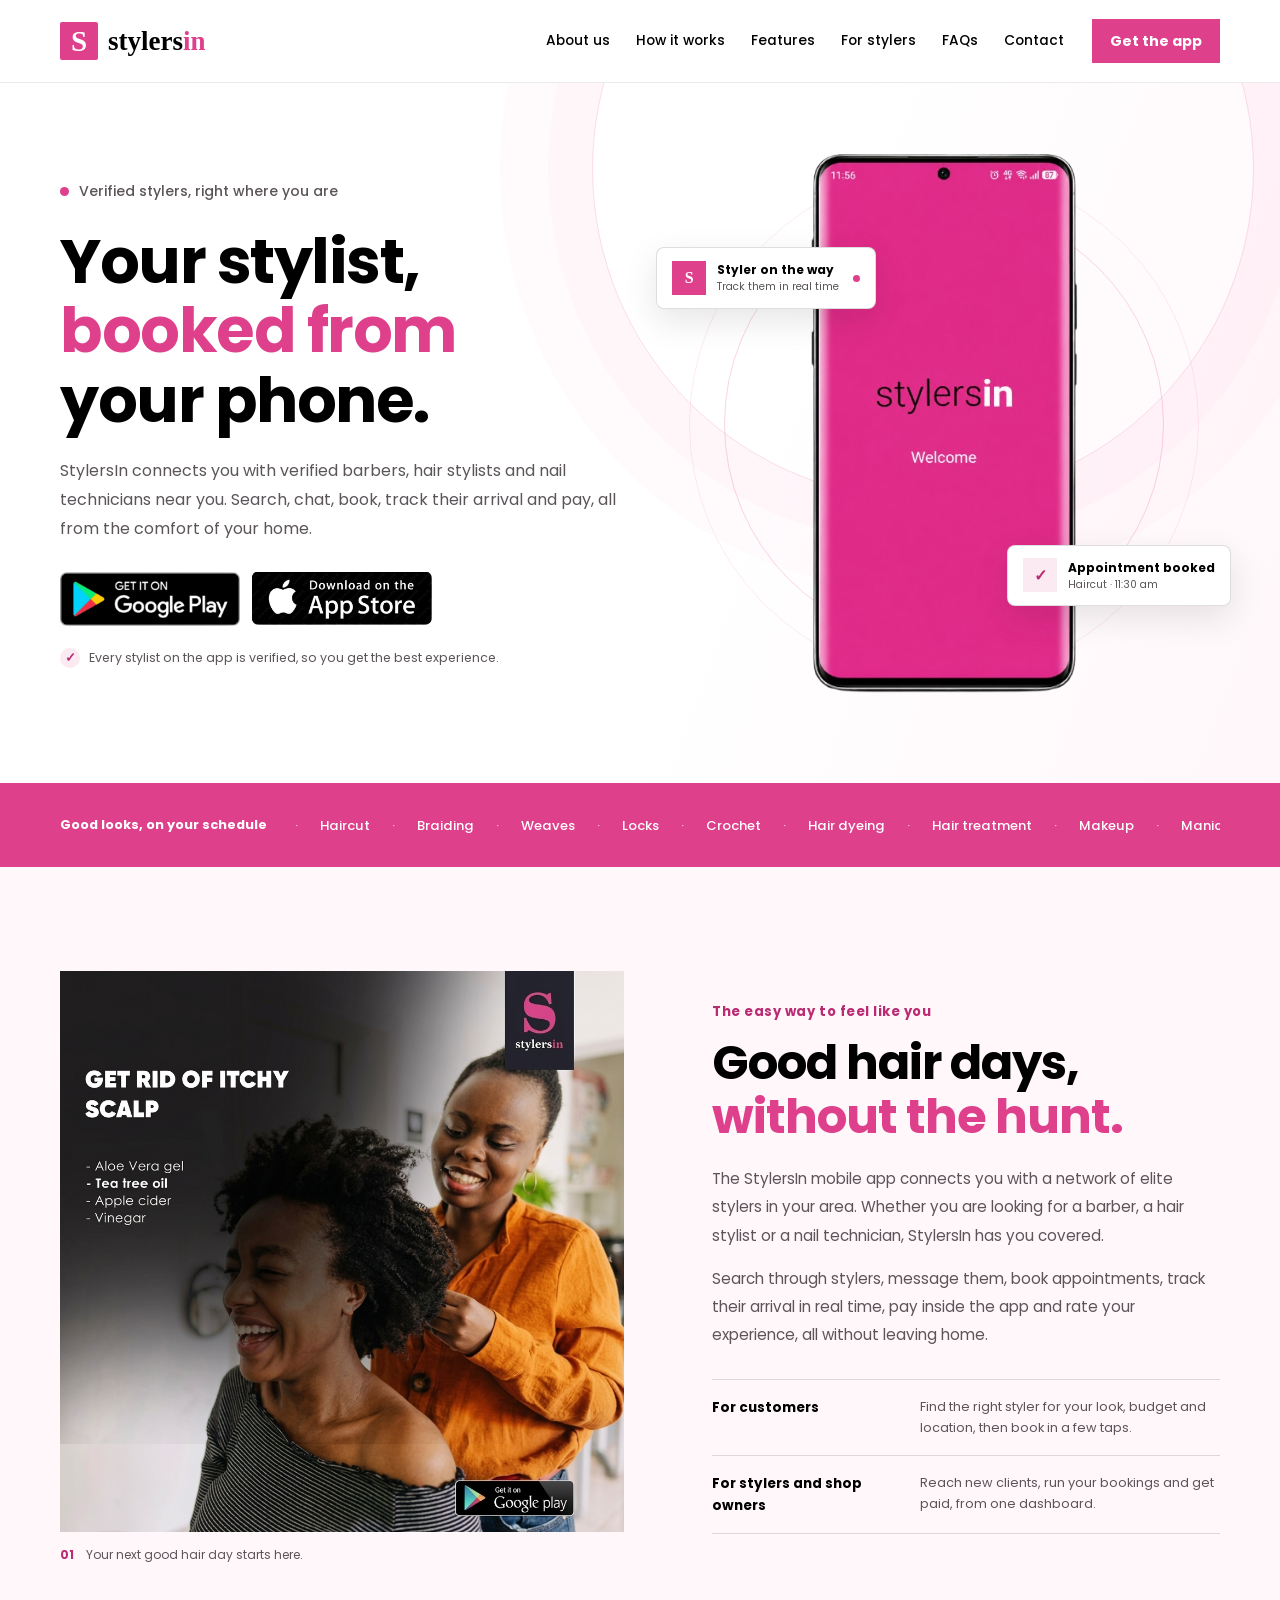
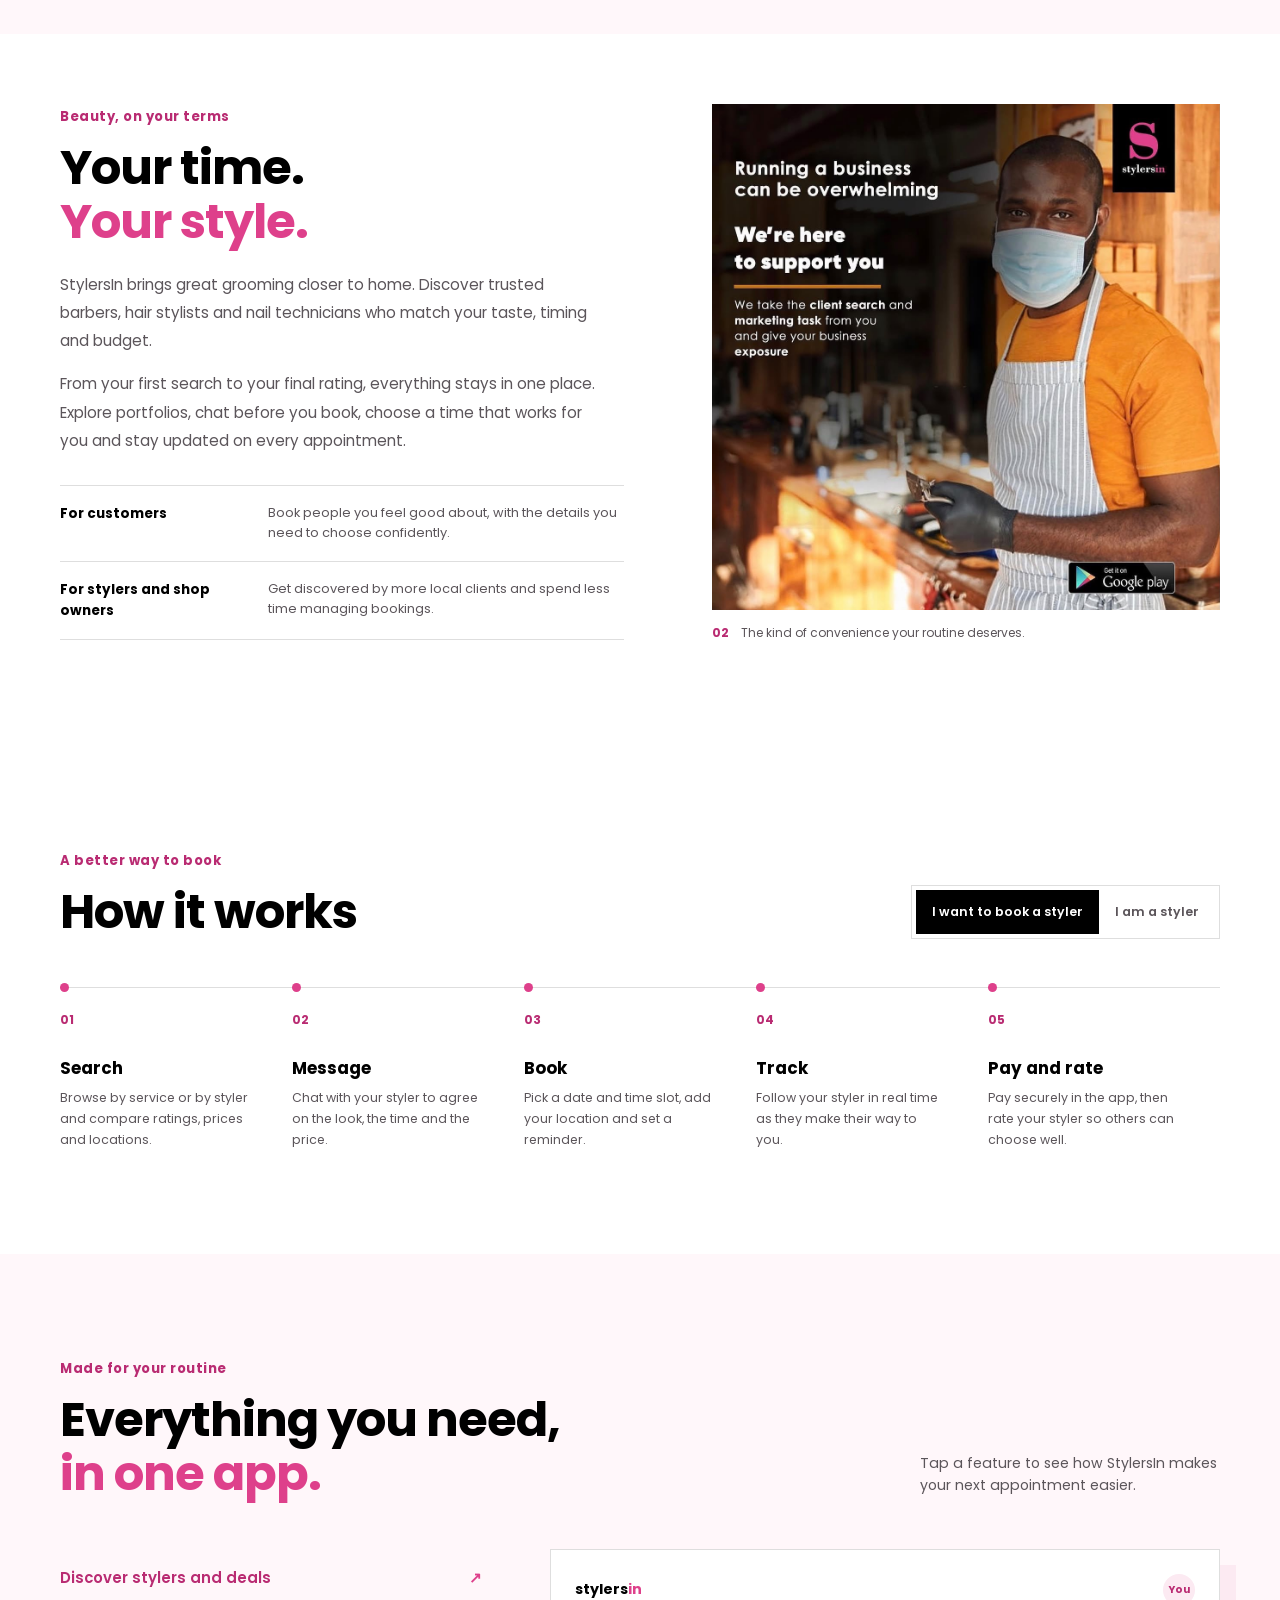
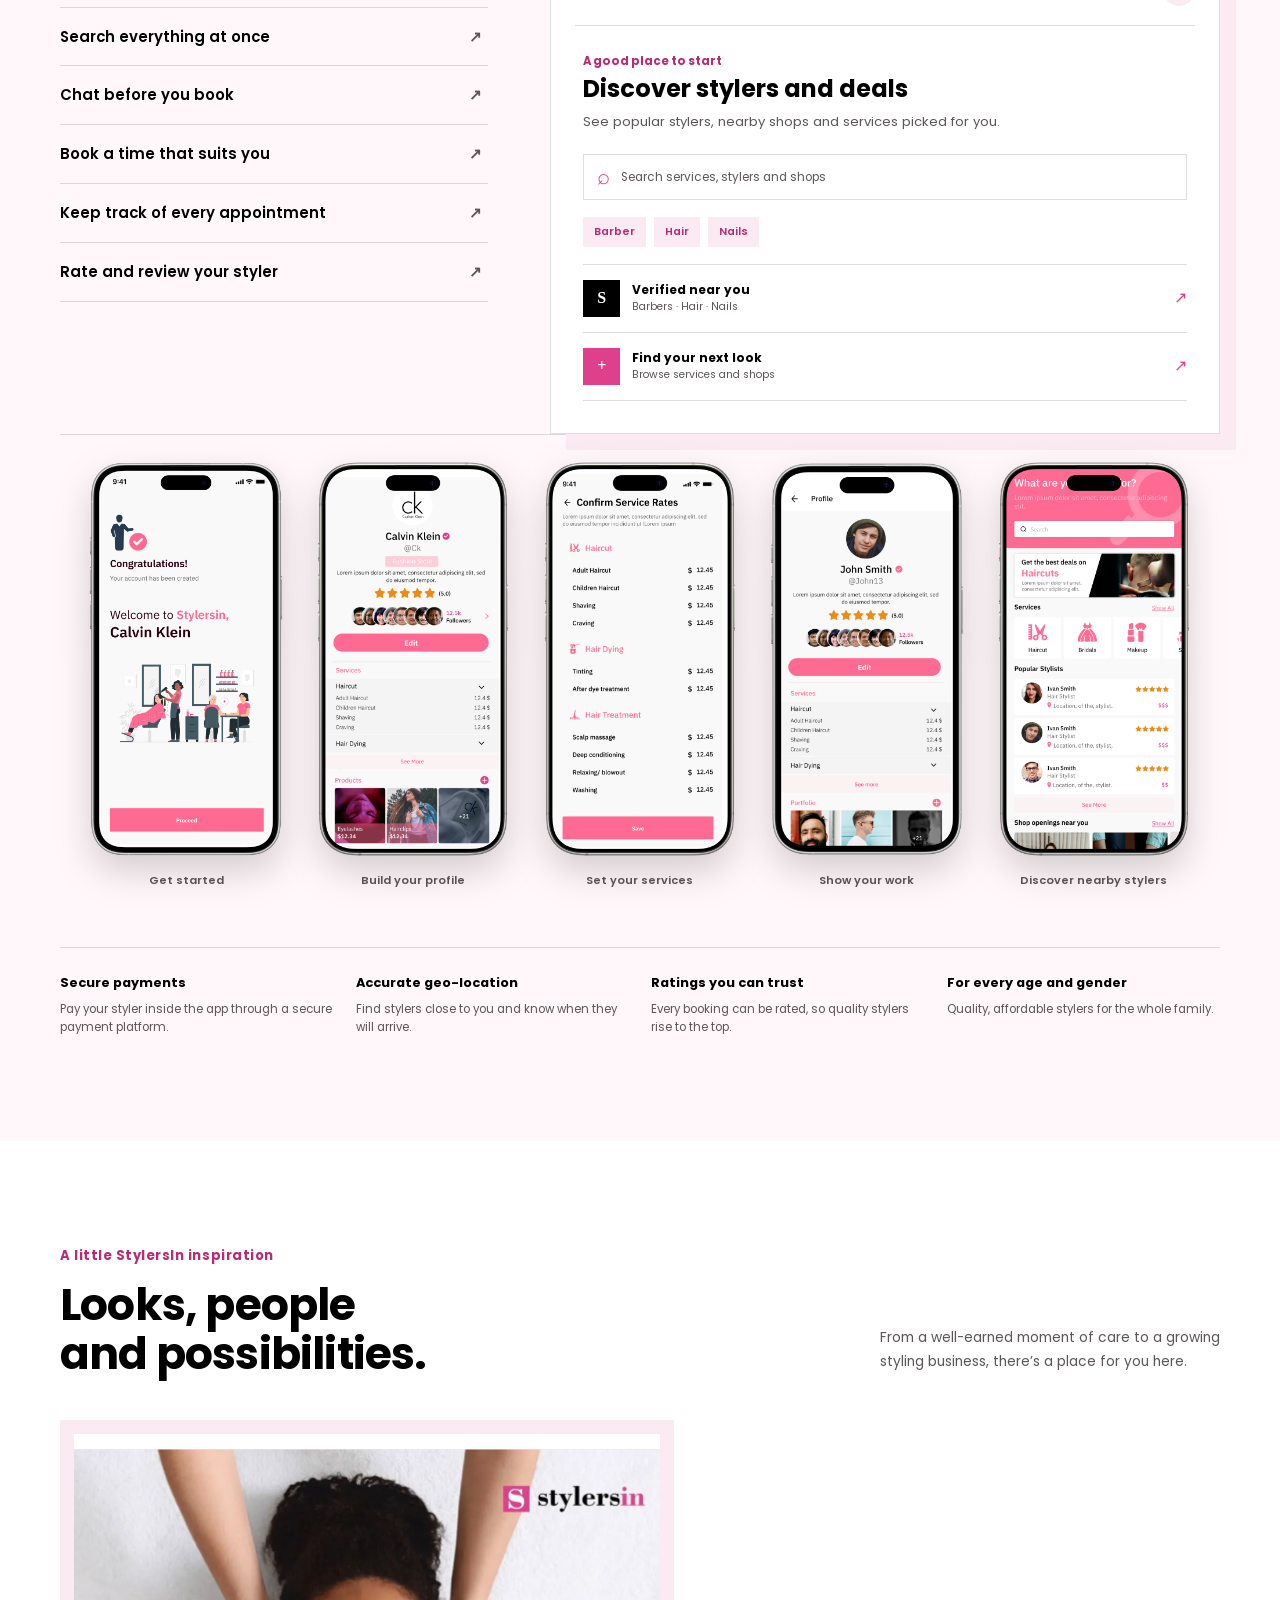
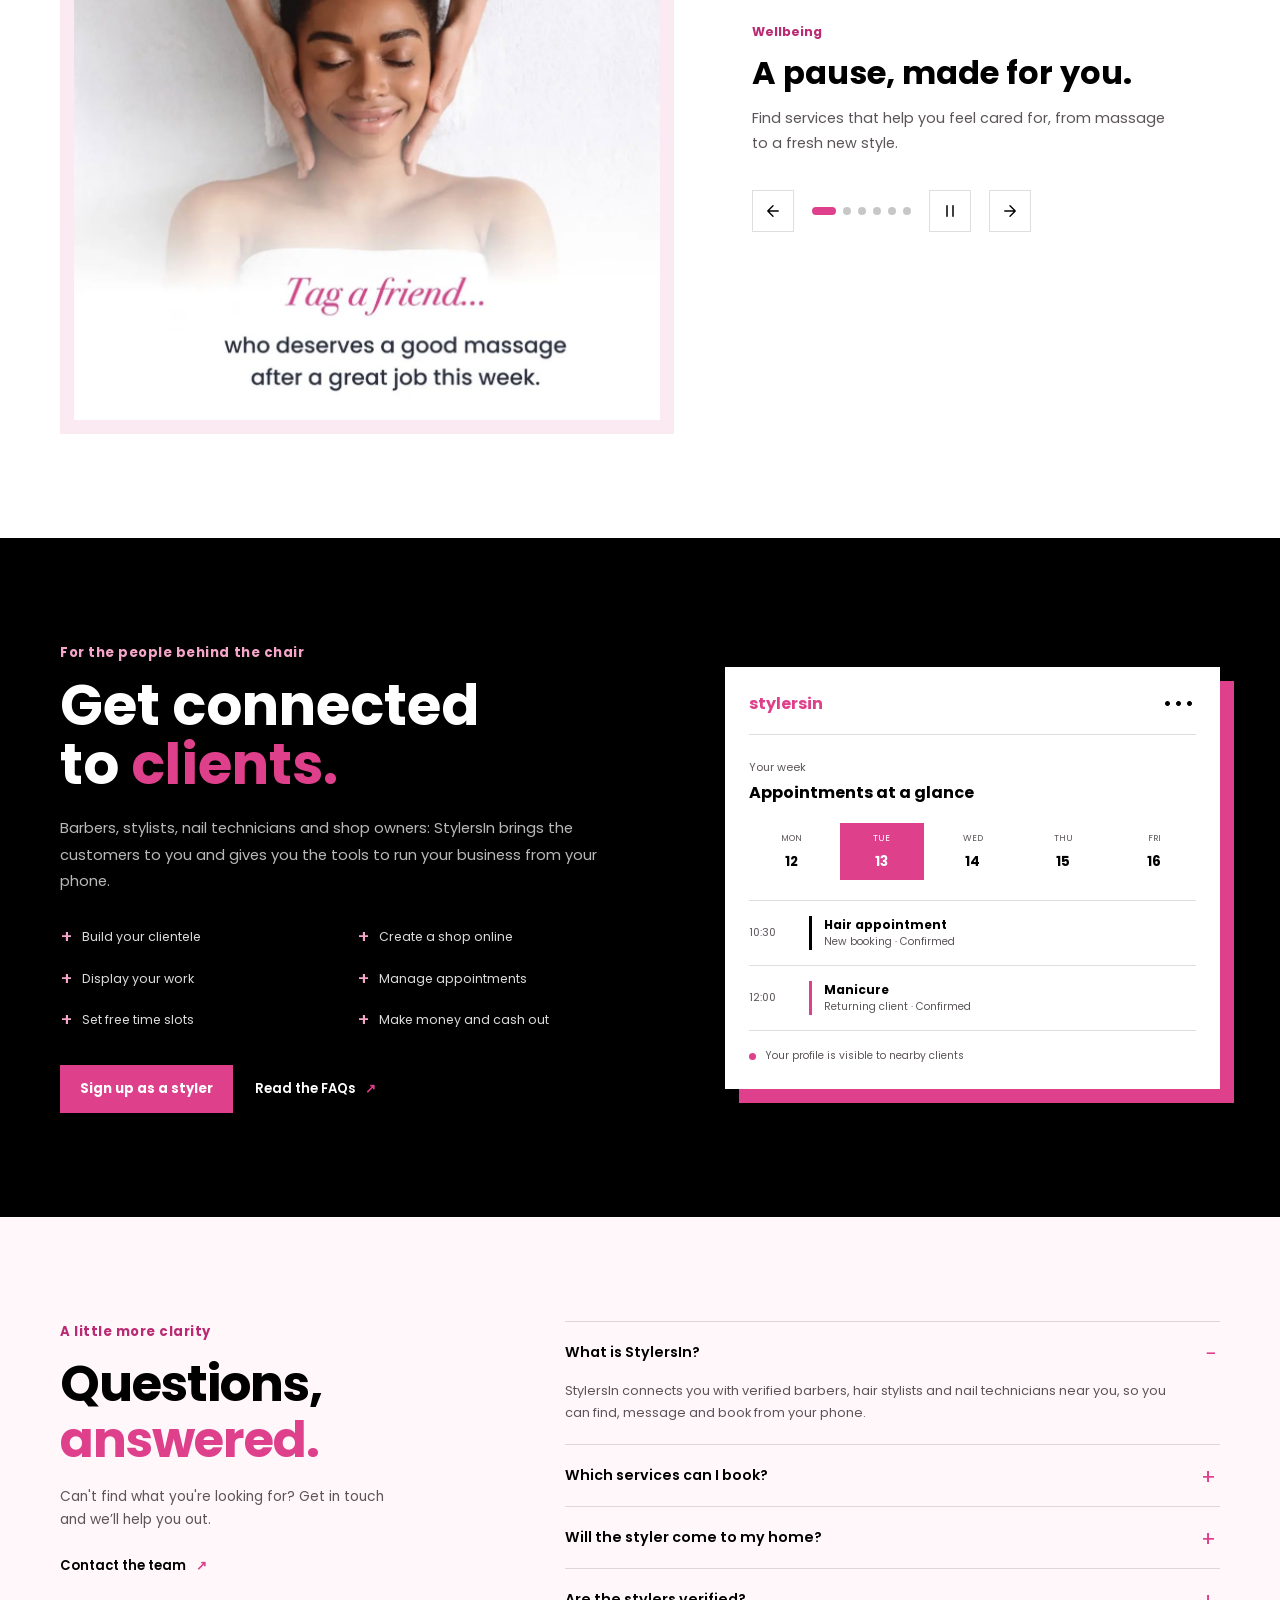
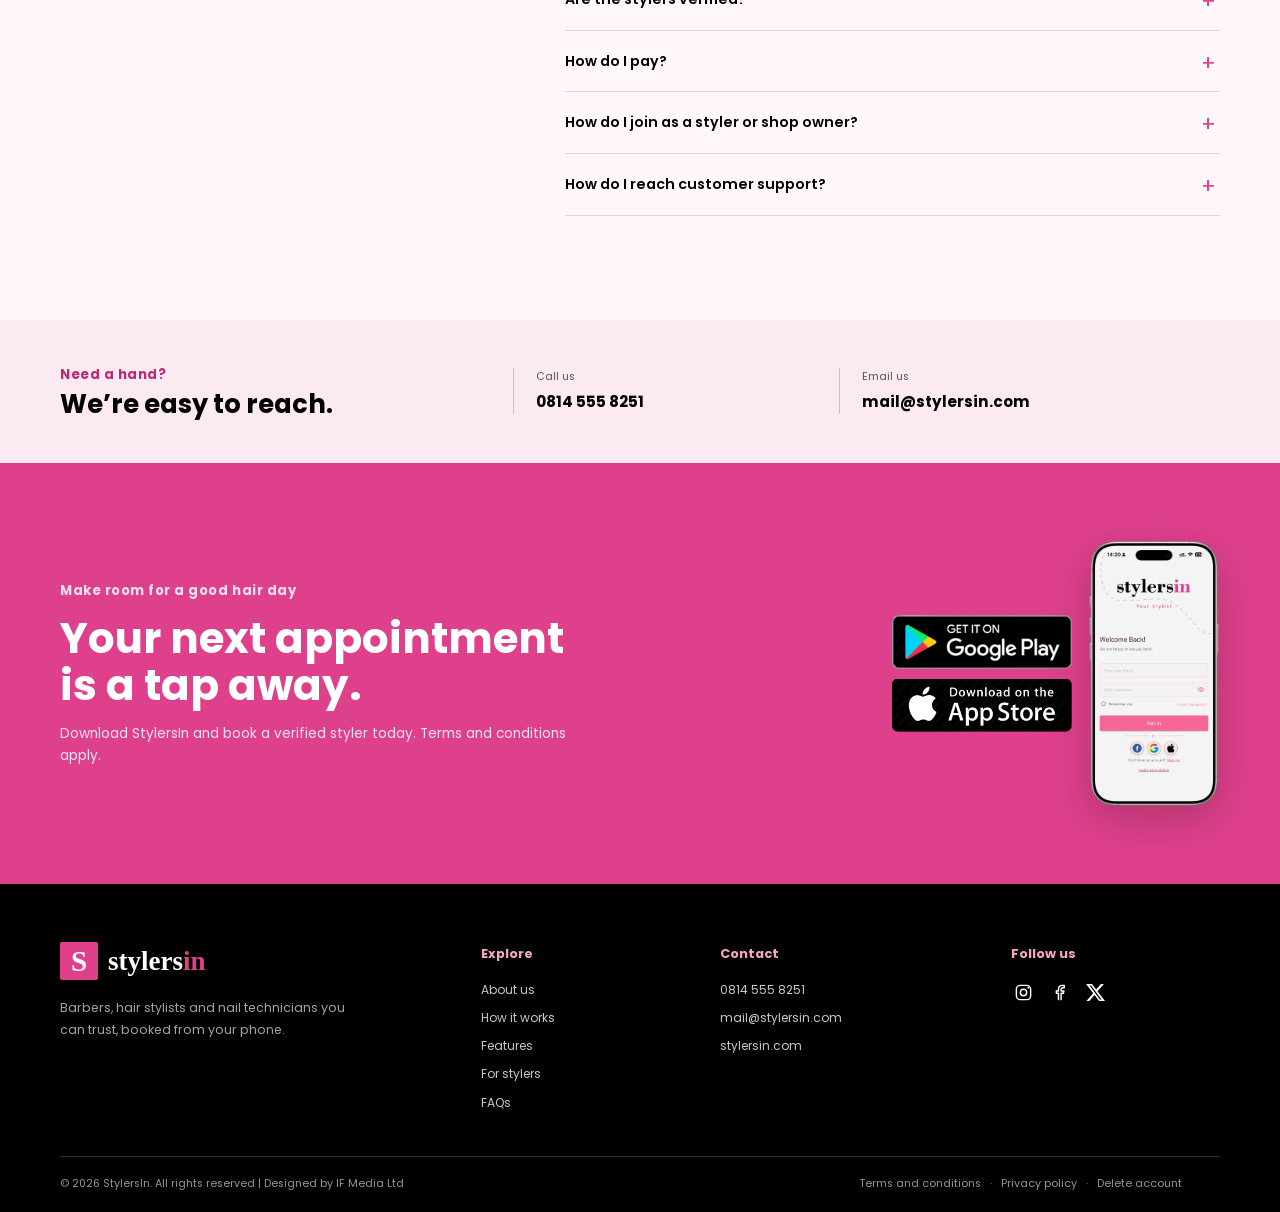
<file: index.html>
<!DOCTYPE html>
<html lang="en">
  <head>
    <meta charset="UTF-8" />
    <meta name="viewport" content="width=device-width, initial-scale=1.0" />
    <meta name="description" content="Book verified barbers, hair stylists and nail technicians near you with StylersIn." />
    <title>StylersIn | Your stylist, booked from your phone</title>
    <link rel="preconnect" href="https://fonts.googleapis.com" />
    <link rel="preconnect" href="https://fonts.gstatic.com" crossorigin />

    <link href="https://fonts.googleapis.com/css2?family=Poppins:wght@400;500;600;700;800&display=swap" rel="stylesheet" />
    <link rel="stylesheet" href="styles.css" />
    <link rel="icon" type="image/png" href="/favicon.png">
  </head>
  <body>
    <header class="site-header">
      <div class="wrap header-inner">
        <a class="brand" href="#top" aria-label="StylersIn home">
          <span class="brand-mark">S</span>
          <span class="brand-wordmark"><span>stylers</span><span>in</span></span>
        </a>

        <button class="nav-toggle" type="button" aria-expanded="false" aria-controls="site-nav" aria-label="Open navigation">
          <span></span><span></span><span></span>
        </button>

        <nav class="site-nav" id="site-nav" aria-label="Main navigation">
          <div class="nav-socials" aria-label="Follow StylersIn">
            <a href="https://www.facebook.com/Stylersin" aria-label="Facebook" target="_blank" rel="noreferrer">
              <svg viewBox="0 0 24 24" fill="none" stroke="currentColor" stroke-width="1.8" stroke-linecap="round" stroke-linejoin="round" aria-hidden="true"><path d="M14 21v-8h3l.5-3H14V8.2c0-1.4.5-2.2 2.2-2.2H18V3.2c-.5-.1-1.4-.2-2.6-.2-2.8 0-4.7 1.7-4.7 4.9V10H8v3h2.7v8" /></svg>
            </a>
            <a href="https://x.com/Stylers_in" aria-label="Twitter on X" target="_blank" rel="noreferrer">
              <svg viewBox="0 0 24 24" aria-hidden="true"><path d="M18.9 1.2h3.7l-8.1 9.2L24 22.8h-7.4l-5.8-7.6-6.6 7.6H.5l8.6-9.8L0 1.2h7.6l5.2 6.9zm-1.3 19.5h2L6.5 3.2h-2z" /></svg>
            </a>
            <a href="https://instagram.com/Stylers_In" aria-label="Instagram" target="_blank" rel="noreferrer">
              <svg viewBox="0 0 24 24" fill="none" stroke="currentColor" stroke-width="1.8" aria-hidden="true"><rect x="3" y="3" width="18" height="18" rx="5" /><circle cx="12" cy="12" r="4" /><circle cx="18" cy="6" r="1.2" fill="currentColor" stroke="none" /></svg>
            </a>
            <a href="https://stylersin.com/" aria-label="StylersIn website" target="_blank" rel="noreferrer">
              <svg viewBox="0 0 24 24" aria-hidden="true"><circle cx="12" cy="12" r="9" fill="none" stroke="currentColor" stroke-width="1.8" /><path d="M3.5 12h17M12 3c2.2 2.4 3.3 5.4 3.3 9s-1.1 6.6-3.3 9c-2.2-2.4-3.3-5.4-3.3-9S9.8 5.4 12 3z" fill="none" stroke="currentColor" stroke-width="1.6" /></svg>
            </a>
          </div>
          <a href="#about">About us</a>
          <a href="#how">How it works</a>
          <a href="#features">Features</a>
          <a href="#stylers">For stylers</a>
          <a href="#faq">FAQs</a>
          <a href="#contact">Contact</a>
        </nav>

        <a class="header-cta" href="#download">Get the app</a>
      </div>
    </header>

    <main id="top">
      <section class="hero" id="home">
        <div class="wrap hero-layout">
          <div class="hero-copy">
            <p class="hero-kicker"><span class="status-dot"></span> Verified stylers, right where you are</p>
            <h1>Your stylist,<br /><span>booked from</span><br />your phone.</h1>
            <p class="hero-intro">StylersIn connects you with verified barbers, hair stylists and nail technicians near you. Search, chat, book, track their arrival and pay, all from the comfort of your home.</p>
            <div class="store-links" id="download-hero">
              <a class="store-badge" href="#download" aria-label="Get it on Google Play">
                <img src="assets/google.png" alt="Get it on Google Play" />
              </a>
              <a class="store-badge store-badge-apple" href="https://apps.apple.com/ng/app/stylersin/id6482108608" aria-label="Download on the App Store">
                <img src="assets/apple.png" alt="Download on the App Store" />
              </a>
            </div>
            <p class="trust-note"><span aria-hidden="true">✓</span> Every stylist on the app is verified, so you get the best experience.</p>
          </div>

          <div class="hero-visual">
            <span class="hero-orbit orbit-one" aria-hidden="true"></span>
            <span class="hero-orbit orbit-two" aria-hidden="true"></span>
            <img class="hero-phone" src="assets/pink.png" alt="StylersIn booking experience displayed on a pink smartphone" />
            <div class="hero-notice notice-arrival">
              <span class="notice-icon" aria-hidden="true">S</span>
              <span><strong>Styler on the way</strong><small>Track them in real time</small></span>
              <span class="live-dot" aria-hidden="true"></span>
            </div>
            <div class="hero-notice notice-booking">
              <span class="booking-mark" aria-hidden="true">✓</span>
              <span><strong>Appointment booked</strong><small>Haircut · 11:30 am</small></span>
            </div>
          </div>
        </div>
      </section>

      <section class="service-strip" aria-label="Available services">
        <div class="wrap service-strip-inner">
          <p>Good looks, on your schedule</p>
          <ul class="service-list">
            <li>Haircut</li><li>Braiding</li><li>Weaves</li><li>Locks</li><li>Crochet</li><li>Hair dyeing</li><li>Hair treatment</li><li>Makeup</li><li>Manicure</li><li>Pedicure</li><li>Nail fixing</li><li>Bridal styling</li>
          </ul>
        </div>
      </section>

      <section class="about-section section-pad" id="about">
        <div class="wrap about-layout">
          <figure class="about-image">
            <img src="assets/barbershop.png?v=2" alt="StylersIn scalp-care promotion showing a stylist treating a client’s hair" />
            <figcaption><span>01</span> Your next good hair day starts here.</figcaption>
          </figure>
          <div class="about-copy">
            <p class="section-kicker">The easy way to feel like you</p>
            <h2>Good hair days,<br /><span>without the hunt.</span></h2>
            <p>The StylersIn mobile app connects you with a network of elite stylers in your area. Whether you are looking for a barber, a hair stylist or a nail technician, StylersIn has you covered.</p>
            <p>Search through stylers, message them, book appointments, track their arrival in real time, pay inside the app and rate your experience, all without leaving home.</p>
            <div class="audience-points">
              <div><strong>For customers</strong><span>Find the right styler for your look, budget and location, then book in a few taps.</span></div>
              <div><strong>For stylers and shop owners</strong><span>Reach new clients, run your bookings and get paid, from one dashboard.</span></div>
            </div>
          </div>
        </div>
      </section>

      <section class="about-section about-section--alternate section-pad" aria-labelledby="about-alternate-heading">
        <div class="wrap about-layout">
          <div class="about-copy">
            <p class="section-kicker">Beauty, on your terms</p>
            <h2 id="about-alternate-heading">Your time.<br /><span>Your style.</span></h2>
            <p>StylersIn brings great grooming closer to home. Discover trusted barbers, hair stylists and nail technicians who match your taste, timing and budget.</p>
            <p>From your first search to your final rating, everything stays in one place. Explore portfolios, chat before you book, choose a time that works for you and stay updated on every appointment.</p>
            <div class="audience-points">
              <div><strong>For customers</strong><span>Book people you feel good about, with the details you need to choose confidently.</span></div>
              <div><strong>For stylers and shop owners</strong><span>Get discovered by more local clients and spend less time managing bookings.</span></div>
            </div>
          </div>
          <figure class="about-image">
            <img src="assets/4.jpeg" alt="Barber providing a haircut for a client in a salon" />
            <figcaption><span>02</span> The kind of convenience your routine deserves.</figcaption>
          </figure>
        </div>
      </section>

      <section class="how-section section-pad" id="how">
        <div class="wrap">
          <div class="section-heading how-heading">
            <div><p class="section-kicker">A better way to book</p><h2>How it works</h2></div>
            <div class="mode-tabs" role="tablist" aria-label="Choose how you use StylersIn">
              <button class="mode-tab is-active" id="customer-mode" type="button" role="tab" aria-selected="true" aria-controls="customer-steps" data-mode="customer">I want to book a styler</button>
              <button class="mode-tab" id="styler-mode" type="button" role="tab" aria-selected="false" aria-controls="styler-steps" data-mode="styler">I am a styler</button>
            </div>
          </div>

          <div class="steps-panel" id="customer-steps" role="tabpanel" aria-labelledby="customer-mode" data-mode-panel="customer">
            <ol class="steps-list">
              <li><span class="step-number">01</span><h3>Search</h3><p>Browse by service or by styler and compare ratings, prices and locations.</p></li>
              <li><span class="step-number">02</span><h3>Message</h3><p>Chat with your styler to agree on the look, the time and the price.</p></li>
              <li><span class="step-number">03</span><h3>Book</h3><p>Pick a date and time slot, add your location and set a reminder.</p></li>
              <li><span class="step-number">04</span><h3>Track</h3><p>Follow your styler in real time as they make their way to you.</p></li>
              <li><span class="step-number">05</span><h3>Pay and rate</h3><p>Pay securely in the app, then rate your styler so others can choose well.</p></li>
            </ol>
          </div>

          <div class="steps-panel" id="styler-steps" role="tabpanel" aria-labelledby="styler-mode" data-mode-panel="styler" hidden>
            <ol class="steps-list">
              <li><span class="step-number">01</span><h3>Join</h3><p>Create your stylist or shop profile and join a network of local clients.</p></li>
              <li><span class="step-number">02</span><h3>Showcase</h3><p>Build a shop online and display the work and services you offer.</p></li>
              <li><span class="step-number">03</span><h3>Set your schedule</h3><p>Manage appointments and open time slots from one simple dashboard.</p></li>
              <li><span class="step-number">04</span><h3>Meet new clients</h3><p>Grow your clientele and keep bookings organized from your phone.</p></li>
              <li><span class="step-number">05</span><h3>Get paid</h3><p>Receive payments securely and cash out when it suits you.</p></li>
            </ol>
          </div>
        </div>
      </section>

      <section class="features-section section-pad" id="features">
        <div class="wrap">
          <div class="section-heading features-heading">
            <div><p class="section-kicker">Made for your routine</p><h2>Everything you need,<br /><span>in one app.</span></h2></div>
            <p>Tap a feature to see how StylersIn makes your next appointment easier.</p>
          </div>

          <div class="feature-layout">
            <div class="feature-picker" role="group" aria-label="Explore app features">
              <button class="feature-choice is-active" type="button" aria-pressed="true" data-feature-title="Discover stylers and deals" data-feature-copy="See popular stylers, nearby shops and services picked for you." data-feature-label="A good place to start">Discover stylers and deals</button>
              <button class="feature-choice" type="button" aria-pressed="false" data-feature-title="Search everything at once" data-feature-copy="Find barbers, hair stylists, nail technicians and services near you." data-feature-label="Your area, covered">Search everything at once</button>
              <button class="feature-choice" type="button" aria-pressed="false" data-feature-title="Chat before you book" data-feature-copy="Talk through your look, timing and price before you confirm an appointment." data-feature-label="Make a plan together">Chat before you book</button>
              <button class="feature-choice" type="button" aria-pressed="false" data-feature-title="Book a time that suits you" data-feature-copy="Choose an available time, add your location and set a reminder." data-feature-label="A time that works">Book a time that suits you</button>
              <button class="feature-choice" type="button" aria-pressed="false" data-feature-title="Keep track of every appointment" data-feature-copy="See upcoming bookings and follow your styler as they make their way to you." data-feature-label="Your plans, in one place">Keep track of every appointment</button>
                            <button class="feature-choice" type="button" aria-pressed="false" data-feature-title="Rate and review your styler" data-feature-copy="Share how your appointment went and read honest reviews before you choose." data-feature-label="Honest feedback">Rate and review your styler</button>            </div>

            <div class="feature-demo" aria-live="polite">
              <div class="demo-topbar"><span class="demo-brand"><strong>stylers<span>in</span></strong></span><span class="demo-avatar">You</span></div>
              <div class="demo-body">
                <p class="demo-label" data-feature-label-display>A good place to start</p>
                <h3 data-feature-title-display>Discover stylers and deals</h3>
                <p class="demo-description" data-feature-copy-display>See popular stylers, nearby shops and services picked for you.</p>
                <div class="demo-search"><span aria-hidden="true">⌕</span> Search services, stylers and shops</div>
                <div class="demo-service-row" aria-label="Popular services"><span>Barber</span><span>Hair</span><span>Nails</span></div>
                <div class="demo-listing">
                  <span class="listing-avatar" aria-hidden="true">S</span>
                  <span class="listing-copy"><strong>Verified near you</strong><small>Barbers · Hair · Nails</small></span>
                  <span class="listing-arrow" aria-hidden="true">↗</span>
                </div>
                <div class="demo-listing listing-second">
                  <span class="listing-avatar avatar-pink" aria-hidden="true">+</span>
                  <span class="listing-copy"><strong>Find your next look</strong><small>Browse services and shops</small></span>
                  <span class="listing-arrow" aria-hidden="true">↗</span>
                </div>
              </div>
            </div>
          </div>

          <div class="app-showcase" aria-label="StylersIn app screenshot gallery">
            <figure class="app-screen app-screen--welcome">
              <img src="assets/app1.PNG" alt="StylersIn welcome screen after creating an account" loading="lazy" decoding="async" />
              <figcaption>Get started</figcaption>
            </figure>
            <figure class="app-screen app-screen--profile">
              <img src="assets/app2.PNG" alt="Styler profile with services and products" loading="lazy" decoding="async" />
              <figcaption>Build your profile</figcaption>
            </figure>
            <figure class="app-screen app-screen--rates">
              <img src="assets/app3.PNG" alt="Service-rate editor for haircuts, dyeing and treatments" loading="lazy" decoding="async" />
              <figcaption>Set your services</figcaption>
            </figure>
            <figure class="app-screen app-screen--portfolio">
              <img src="assets/app4.PNG" alt="Styler profile with services and portfolio" loading="lazy" decoding="async" />
              <figcaption>Show your work</figcaption>
            </figure>
            <figure class="app-screen app-screen--discover">
              <img src="assets/app5.PNG" alt="StylersIn home screen for discovering nearby services and stylists" loading="lazy" decoding="async" />
              <figcaption>Discover nearby stylers</figcaption>
            </figure>
          </div>

          <div class="trust-features">
            <div><strong>Secure payments</strong><span>Pay your styler inside the app through a secure payment platform.</span></div>
            <div><strong>Accurate geo-location</strong><span>Find stylers close to you and know when they will arrive.</span></div>
            <div><strong>Ratings you can trust</strong><span>Every booking can be rated, so quality stylers rise to the top.</span></div>
            <div><strong>For every age and gender</strong><span>Quality, affordable stylers for the whole family.</span></div>
          </div>
        </div>
      </section>

      <section class="campaign-section section-pad" id="inspiration" aria-labelledby="campaign-heading">
        <div class="wrap">
          <div class="campaign-heading">
            <div><p class="section-kicker">A little StylersIn inspiration</p><h2 id="campaign-heading">Looks, people<br />and possibilities.</h2></div>
            <p>From a well-earned moment of care to a growing styling business, there’s a place for you here.</p>
          </div>

          <div class="campaign-carousel" aria-label="StylersIn campaign gallery" tabindex="0">
            <figure class="campaign-art">
              <img class="campaign-image" src="assets/1.jpeg" alt="StylersIn massage and self-care campaign" />
              <figcaption class="visually-hidden" aria-live="polite" data-campaign-position>Image 1 of 6</figcaption>
            </figure>
            <div class="campaign-details" aria-live="polite">
              <p class="campaign-category" data-campaign-category>Wellbeing</p>
              <h3 data-campaign-title>A pause, made for you.</h3>
              <p class="campaign-description" data-campaign-description>Find services that help you feel cared for, from massage to a fresh new style.</p>
              <div class="campaign-controls">
                <button class="campaign-arrow" type="button" data-campaign-prev aria-label="Previous image" aria-controls="campaign-image">
                  <svg viewBox="0 0 24 24" aria-hidden="true"><path d="M19 12H5m7 7-7-7 7-7" fill="none" stroke="currentColor" stroke-width="1.8" stroke-linecap="round" stroke-linejoin="round" /></svg>
                </button>
                <div class="campaign-indicators" role="group" aria-label="Choose a campaign image">
                  <button type="button" class="is-active" data-campaign-go="0" aria-label="Show image 1" aria-pressed="true"></button>
                  <button type="button" data-campaign-go="1" aria-label="Show image 2" aria-pressed="false"></button>
                  <button type="button" data-campaign-go="2" aria-label="Show image 3" aria-pressed="false"></button>
                  <button type="button" data-campaign-go="3" aria-label="Show image 4" aria-pressed="false"></button>
                  <button type="button" data-campaign-go="4" aria-label="Show image 5" aria-pressed="false"></button>
                  <button type="button" data-campaign-go="5" aria-label="Show image 6" aria-pressed="false"></button>
                </div>
                  <button class="campaign-arrow campaign-toggle" type="button" data-campaign-toggle aria-label="Pause slideshow" aria-pressed="false">
                    <svg class="pause-icon" viewBox="0 0 24 24" aria-hidden="true"><path d="M8 5v14M16 5v14" fill="none" stroke="currentColor" stroke-width="2" stroke-linecap="round" /></svg>
                    <svg class="play-icon" viewBox="0 0 24 24" aria-hidden="true"><path d="m8 5 11 7-11 7V5Z" fill="currentColor" /></svg>
                  </button>
                <button class="campaign-arrow" type="button" data-campaign-next aria-label="Next image" aria-controls="campaign-image">
                  <svg viewBox="0 0 24 24" aria-hidden="true"><path d="M5 12h14m-7-7 7 7-7 7" fill="none" stroke="currentColor" stroke-width="1.8" stroke-linecap="round" stroke-linejoin="round" /></svg>
                </button>
              </div>
            </div>
          </div>
        </div>
      </section>

      <section class="styler-section section-pad" id="stylers">
        <div class="wrap styler-layout">
          <div class="styler-copy">
            <p class="section-kicker">For the people behind the chair</p>
            <h2>Get connected<br />to <span>clients.</span></h2>
            <p>Barbers, stylists, nail technicians and shop owners: StylersIn brings the customers to you and gives you the tools to run your business from your phone.</p>
            <ul class="styler-benefits">
              <li>Build your clientele</li><li>Create a shop online</li><li>Display your work</li><li>Manage appointments</li><li>Set free time slots</li><li>Make money and cash out</li>
            </ul>
            <div class="styler-actions"><a class="button button-pink" href="#download">Sign up as a styler</a><a class="text-link" href="#faq">Read the FAQs <span aria-hidden="true">↗</span></a></div>
          </div>
          <div class="styler-dashboard" aria-label="Preview of the stylist booking dashboard">
            <div class="dashboard-heading"><span>stylers<span>in</span></span><span class="dashboard-menu">•••</span></div>
            <div class="dashboard-greeting"><small>Your week</small><strong>Appointments at a glance</strong></div>
            <div class="dashboard-days"><span>MON<strong>12</strong></span><span class="day-current">TUE<strong>13</strong></span><span>WED<strong>14</strong></span><span>THU<strong>15</strong></span><span>FRI<strong>16</strong></span></div>
            <div class="dashboard-booking"><span class="booking-time">10:30</span><span class="booking-line"></span><span><strong>Hair appointment</strong><small>New booking · Confirmed</small></span></div>
            <div class="dashboard-booking"><span class="booking-time">12:00</span><span class="booking-line booking-line-pink"></span><span><strong>Manicure</strong><small>Returning client · Confirmed</small></span></div>
            <div class="dashboard-availability"><span class="availability-dot"></span> Your profile is visible to nearby clients</div>
          </div>
        </div>
      </section>

      <section class="faq-section section-pad" id="faq">
        <div class="wrap faq-layout">
          <div class="faq-intro">
            <p class="section-kicker">A little more clarity</p>
            <h2>Questions,<br /><span>answered.</span></h2>
            <p>Can't find what you're looking for? Get in touch and we’ll help you out.</p>
            <a class="text-link contact-inline" href="#contact">Contact the team <span aria-hidden="true">↗</span></a>
          </div>
          <div class="faq-list">
            <details open><summary>What is StylersIn?</summary><p>StylersIn connects you with verified barbers, hair stylists and nail technicians near you, so you can find, message and book from your phone.</p></details>
            <details><summary>Which services can I book?</summary><p>Book haircuts, braiding, weaves, locks, crochet, hair dyeing and treatment, makeup, manicures, pedicures, nail services and bridal styling.</p></details>
            <details><summary>Will the styler come to my home?</summary><p>You can discuss the service location with your styler before confirming your booking.</p></details>
            <details><summary>Are the stylers verified?</summary><p>Stylers on the app are verified, helping you book with more confidence.</p></details>
            <details><summary>How do I pay?</summary><p>Pay securely inside the app after arranging your appointment.</p></details>
            <details><summary>How do I join as a styler or shop owner?</summary><p>Use the “Sign up as a styler” link to get started and create your profile or shop.</p></details>
            <details><summary>How do I reach customer support?</summary><p>Call us or email the support team using the contact details below.</p></details>
          </div>
        </div>
      </section>

      <section class="contact-section" id="contact">
        <div class="wrap contact-layout">
          <div><p class="section-kicker">Need a hand?</p><h2>We’re easy to reach.</h2></div>
          <a href="tel:+2348145558251"><small>Call us</small><strong>0814 555 8251</strong></a>
          <a href="mailto:mail@stylersin.com"><small>Email us</small><strong>mail@stylersin.com</strong></a>
        </div>
      </section>

      <section class="download-section" id="download">
        <div class="wrap download-layout">
          <div><p class="section-kicker">Make room for a good hair day</p><h2>Your next appointment<br />is a tap away.</h2><p>Download StylersIn and book a verified styler today. Terms and conditions apply.</p></div>
          <div class="download-visual">
            <div class="store-links">
              <a class="store-badge" href="#download" aria-label="Get it on Google Play"><img src="assets/google.png" alt="Get it on Google Play" /></a>
              <a class="store-badge store-badge-apple" href="https://apps.apple.com/ng/app/stylersin/id6482108608" aria-label="Download on the App Store"><img src="assets/apple.png" alt="Download on the App Store" /></a>
            </div>
            <img class="download-phone" src="assets/appleframe.PNG" alt="StylersIn sign-in screen displayed on a phone" />
          </div>
        </div>
      </section>
    </main>

    <footer class="site-footer">
      <div class="wrap footer-main">
        <div class="footer-brand-block">
          <a class="brand footer-brand" href="#top" aria-label="StylersIn home"><span class="brand-mark">S</span><span class="brand-wordmark"><span>stylers</span><span>in</span></span></a>
          <p>Barbers, hair stylists and nail technicians you can trust, booked from your phone.</p>
        </div>
        <div class="footer-column"><h3>Explore</h3><a href="#about">About us</a><a href="#how">How it works</a><a href="#features">Features</a><a href="#stylers">For stylers</a><a href="#faq">FAQs</a></div>
        <div class="footer-column"><h3>Contact</h3><a href="tel:+2348145558251">0814 555 8251</a><a href="mailto:mail@stylersin.com">mail@stylersin.com</a><a href="https://stylersin.com/" target="_blank" rel="noreferrer">stylersin.com</a></div>
        <div class="footer-column footer-social">
          <h3>Follow us</h3>
          <div class="footer-social-links" aria-label="StylersIn social media">
            <a href="https://instagram.com/Stylers_In" target="_blank" rel="noreferrer" aria-label="Instagram: Stylers_In">
              <svg viewBox="0 0 24 24" fill="none" stroke="currentColor" stroke-width="1.8" aria-hidden="true"><rect x="3" y="3" width="18" height="18" rx="5" /><circle cx="12" cy="12" r="4" /><circle cx="18" cy="6" r="1.2" fill="currentColor" stroke="none" /></svg>
            </a>
            <a href="https://facebook.com/Stylersin" target="_blank" rel="noreferrer" aria-label="Facebook: Stylersin">
              <svg viewBox="0 0 24 24" fill="none" stroke="currentColor" stroke-width="1.8" stroke-linecap="round" stroke-linejoin="round" aria-hidden="true"><path d="M14 21v-8h3l.5-3H14V8.2c0-1.4.5-2.2 2.2-2.2H18V3.2c-.5-.1-1.4-.2-2.6-.2-2.8 0-4.7 1.7-4.7 4.9V10H8v3h2.7v8" /></svg>
            </a>
            <a href="https://x.com/Stylers_in" target="_blank" rel="noreferrer" aria-label="X: Stylers_in">
              <svg viewBox="0 0 24 24" fill="currentColor" aria-hidden="true"><path d="M18.9 1.2h3.7l-8.1 9.2L24 22.8h-7.4l-5.8-7.6-6.6 7.6H.5l8.6-9.8L0 1.2h7.6l5.2 6.9zm-1.3 19.5h2L6.5 3.2h-2z" /></svg>
            </a>
          </div>
        </div>
      </div>
      <div class="wrap footer-bottom"><span>© <span id="year">2026</span> StylersIn. All rights reserved | Designed by <a href="https://if-media.com" target="_blank" rel="noreferrer">IF Media Ltd</a></span><span class="footer-legal"><a href="terms-and-conditions.html">Terms and conditions</a><span aria-hidden="true">·</span><a href="privacy-policy.html">Privacy policy</a><span aria-hidden="true">·</span><a href="delete-account.html">Delete account</a></span></div>
    </footer>
    <script src="script.js"></script>
  </body>
</html>
</file>
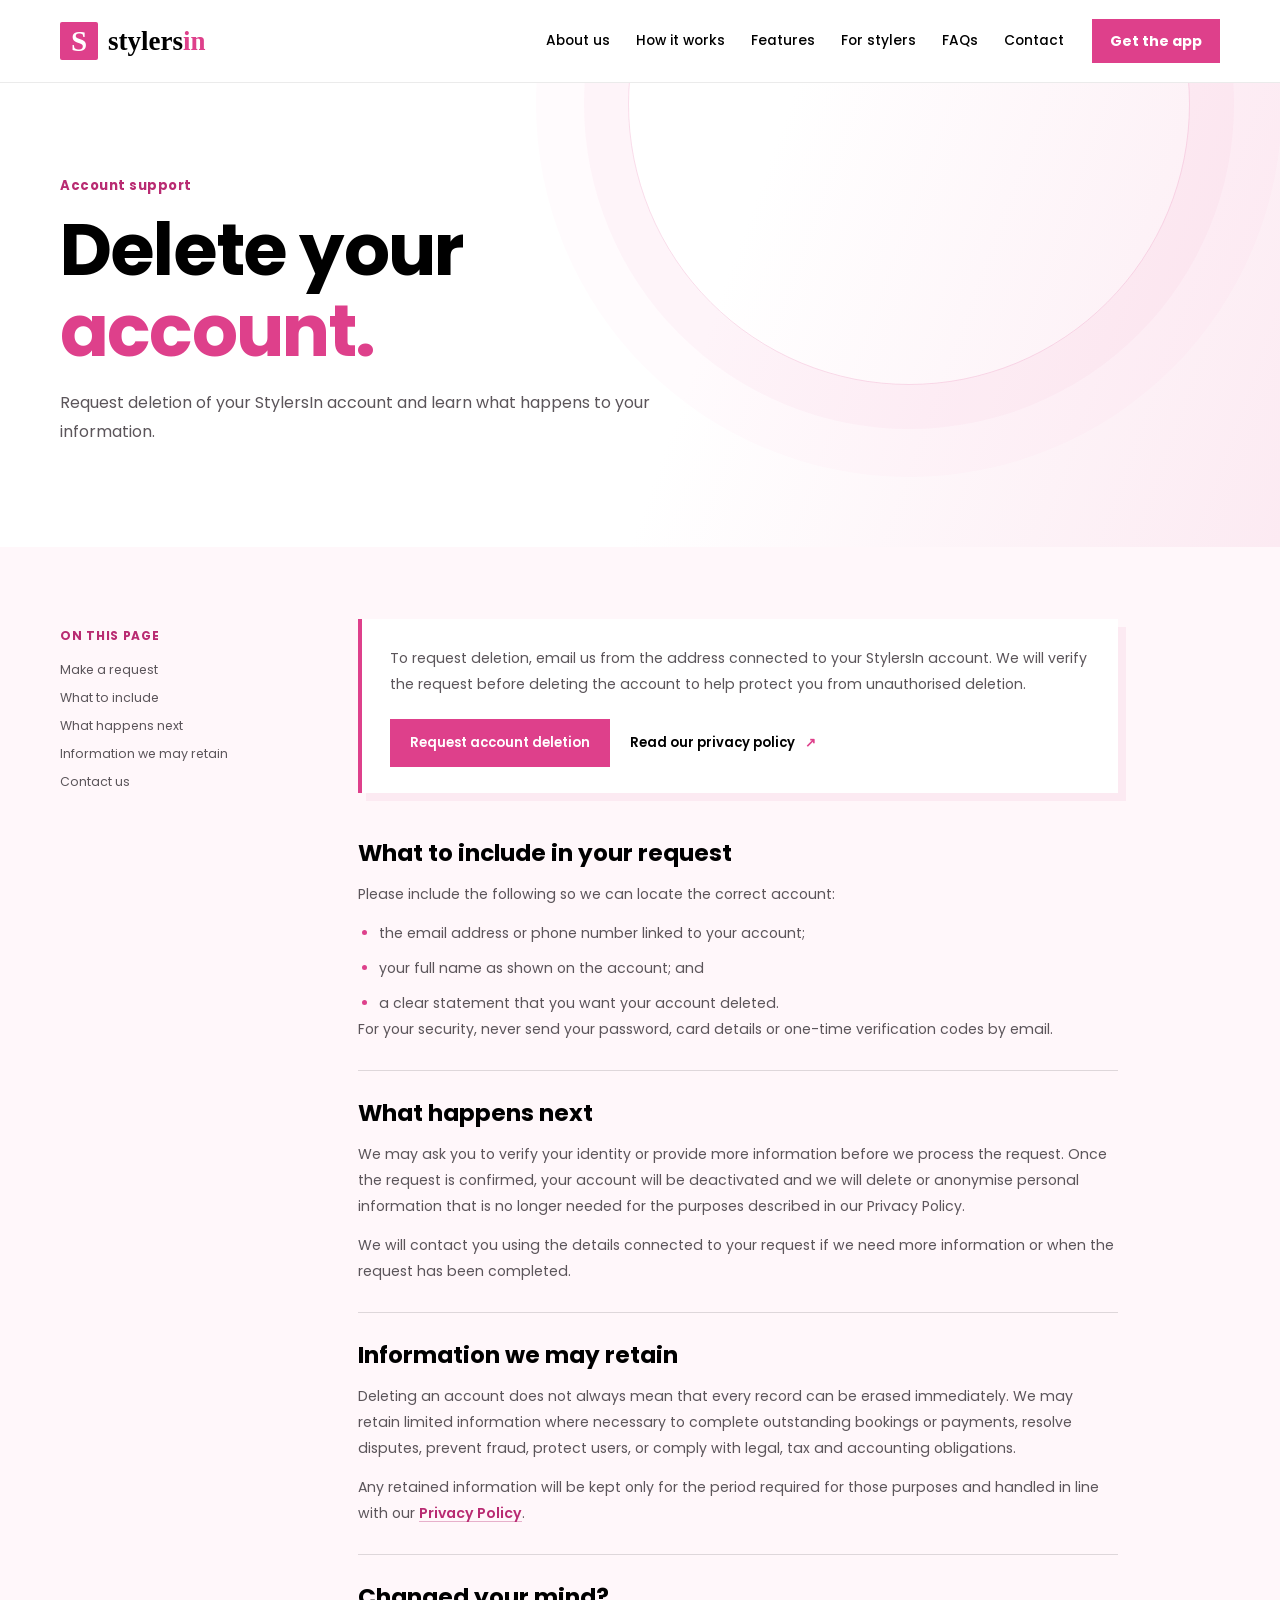
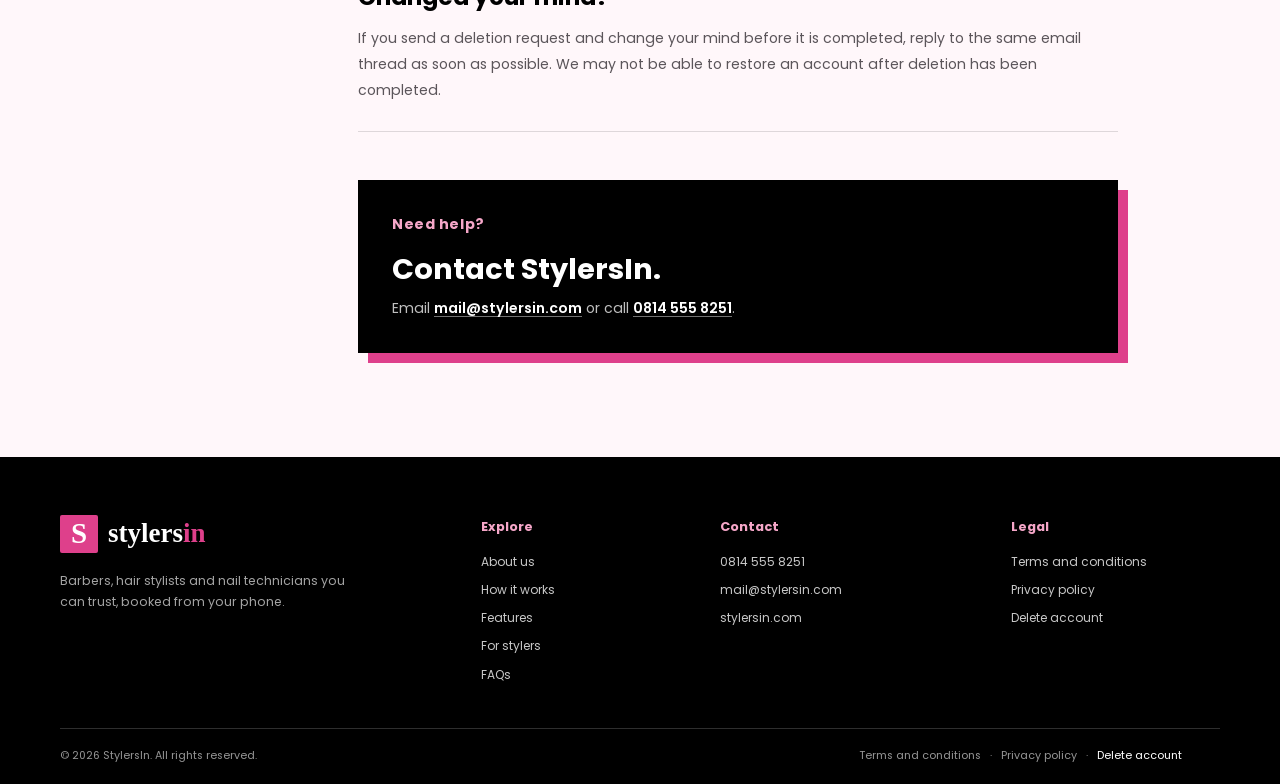
<file: delete-account.html>
<!DOCTYPE html>
<html lang="en">
  <head>
    <meta charset="UTF-8" />
    <meta name="viewport" content="width=device-width, initial-scale=1.0" />
    <meta name="description" content="Request deletion of your StylersIn account and learn what happens to your information." />
    <title>Delete Account | StylersIn</title>
    <link rel="preconnect" href="https://fonts.googleapis.com" />
    <link rel="preconnect" href="https://fonts.gstatic.com" crossorigin />
    <link href="https://fonts.googleapis.com/css2?family=Poppins:wght@400;500;600;700;800&display=swap" rel="stylesheet" />
    <link rel="stylesheet" href="styles.css" />
    <link rel="icon" type="image/png" href="favicon.png" />
  </head>
  <body class="legal-page">
    <header class="site-header">
      <div class="wrap header-inner">
        <a class="brand" href="index.html" aria-label="StylersIn home"><span class="brand-mark">S</span><span class="brand-wordmark"><span>stylers</span><span>in</span></span></a>
        <button class="nav-toggle" type="button" aria-expanded="false" aria-controls="site-nav" aria-label="Open navigation"><span></span><span></span><span></span></button>
        <nav class="site-nav" id="site-nav" aria-label="Main navigation">
          <a href="index.html#about">About us</a><a href="index.html#how">How it works</a><a href="index.html#features">Features</a><a href="index.html#stylers">For stylers</a><a href="index.html#faq">FAQs</a><a href="index.html#contact">Contact</a>
        </nav>
        <a class="header-cta" href="index.html#download">Get the app</a>
      </div>
    </header>

    <main>
      <section class="legal-hero">
        <div class="wrap">
          <p class="section-kicker">Account support</p>
          <h1>Delete your<br /><span>account.</span></h1>
          <p>Request deletion of your StylersIn account and learn what happens to your information.</p>
        </div>
      </section>

      <section class="legal-section">
        <div class="wrap legal-layout">
          <aside class="legal-toc" aria-label="Delete account contents">
            <p>On this page</p>
            <a href="#request">Make a request</a><a href="#information">What to include</a><a href="#process">What happens next</a><a href="#retention">Information we may retain</a><a href="#contact">Contact us</a>
          </aside>

          <article class="legal-content">
            <div class="legal-intro" id="request">
              <p>To request deletion, email us from the address connected to your StylersIn account. We will verify the request before deleting the account to help protect you from unauthorised deletion.</p>
              <div class="legal-actions">
                <a class="button button-pink" href="mailto:mail@stylersin.com?subject=StylersIn%20account%20deletion%20request">Request account deletion</a>
                <a class="text-link" href="privacy-policy.html">Read our privacy policy <span aria-hidden="true">↗</span></a>
              </div>
            </div>

            <section id="information">
              <h2>What to include in your request</h2>
              <p>Please include the following so we can locate the correct account:</p>
              <ul>
                <li>the email address or phone number linked to your account;</li>
                <li>your full name as shown on the account; and</li>
                <li>a clear statement that you want your account deleted.</li>
              </ul>
              <p>For your security, never send your password, card details or one-time verification codes by email.</p>
            </section>

            <section id="process">
              <h2>What happens next</h2>
              <p>We may ask you to verify your identity or provide more information before we process the request. Once the request is confirmed, your account will be deactivated and we will delete or anonymise personal information that is no longer needed for the purposes described in our Privacy Policy.</p>
              <p>We will contact you using the details connected to your request if we need more information or when the request has been completed.</p>
            </section>

            <section id="retention">
              <h2>Information we may retain</h2>
              <p>Deleting an account does not always mean that every record can be erased immediately. We may retain limited information where necessary to complete outstanding bookings or payments, resolve disputes, prevent fraud, protect users, or comply with legal, tax and accounting obligations.</p>
              <p>Any retained information will be kept only for the period required for those purposes and handled in line with our <a href="privacy-policy.html">Privacy Policy</a>.</p>
            </section>

            <section id="change-mind">
              <h2>Changed your mind?</h2>
              <p>If you send a deletion request and change your mind before it is completed, reply to the same email thread as soon as possible. We may not be able to restore an account after deletion has been completed.</p>
            </section>

            <section class="legal-contact" id="contact">
              <p class="section-kicker">Need help?</p>
              <h2>Contact StylersIn.</h2>
              <p>Email <a href="mailto:mail@stylersin.com">mail@stylersin.com</a> or call <a href="tel:+2348145558251">0814 555 8251</a>.</p>
            </section>
          </article>
        </div>
      </section>
    </main>

    <footer class="site-footer">
      <div class="wrap footer-main">
        <div class="footer-brand-block"><a class="brand footer-brand" href="index.html" aria-label="StylersIn home"><span class="brand-mark">S</span><span class="brand-wordmark"><span>stylers</span><span>in</span></span></a><p>Barbers, hair stylists and nail technicians you can trust, booked from your phone.</p></div>
        <div class="footer-column"><h3>Explore</h3><a href="index.html#about">About us</a><a href="index.html#how">How it works</a><a href="index.html#features">Features</a><a href="index.html#stylers">For stylers</a><a href="index.html#faq">FAQs</a></div>
        <div class="footer-column"><h3>Contact</h3><a href="tel:+2348145558251">0814 555 8251</a><a href="mailto:mail@stylersin.com">mail@stylersin.com</a><a href="https://stylersin.com/" target="_blank" rel="noreferrer">stylersin.com</a></div>
        <div class="footer-column"><h3>Legal</h3><a href="terms-and-conditions.html">Terms and conditions</a><a href="privacy-policy.html">Privacy policy</a><a href="delete-account.html" aria-current="page">Delete account</a></div>
      </div>
      <div class="wrap footer-bottom"><span>© <span id="year">2026</span> StylersIn. All rights reserved.</span><span class="footer-legal"><a href="terms-and-conditions.html">Terms and conditions</a><span aria-hidden="true">·</span><a href="privacy-policy.html">Privacy policy</a><span aria-hidden="true">·</span><a href="delete-account.html" aria-current="page">Delete account</a></span></div>
    </footer>
    <script src="script.js"></script>
  </body>
</html>
</file>
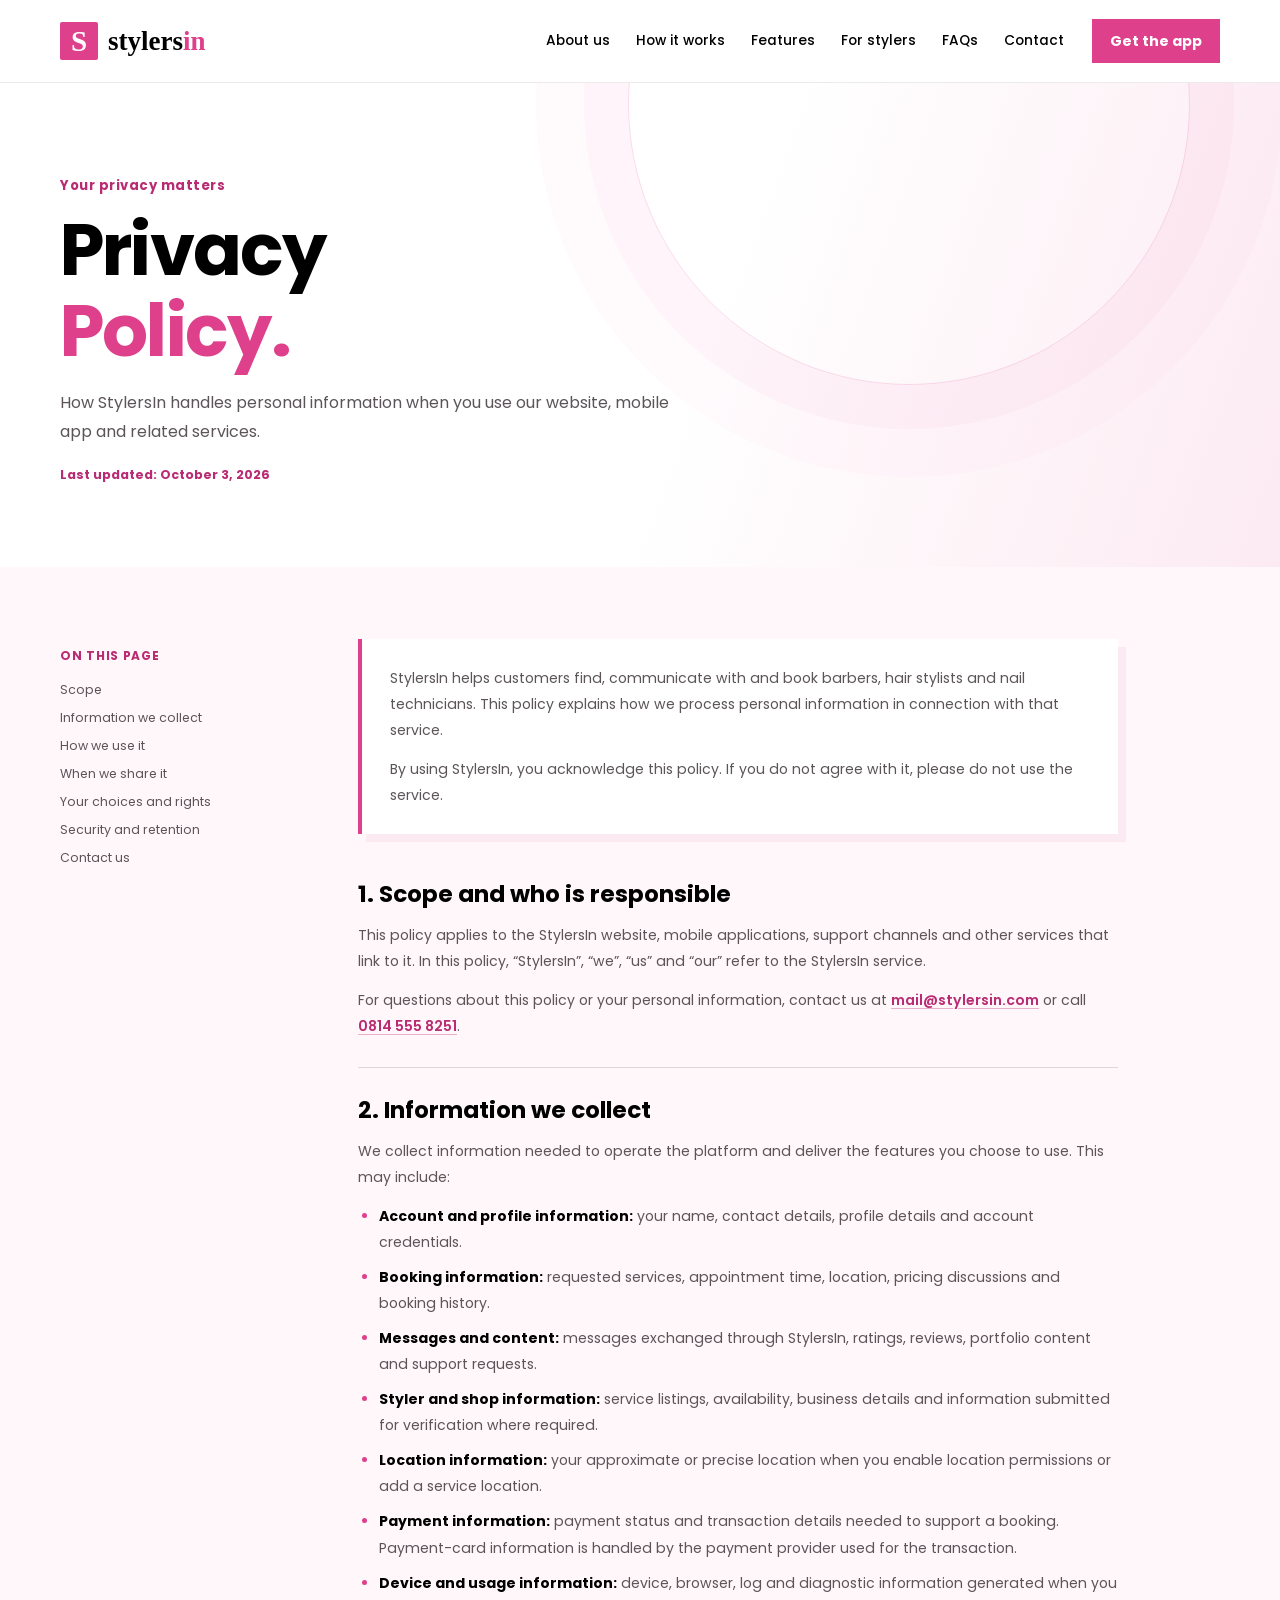
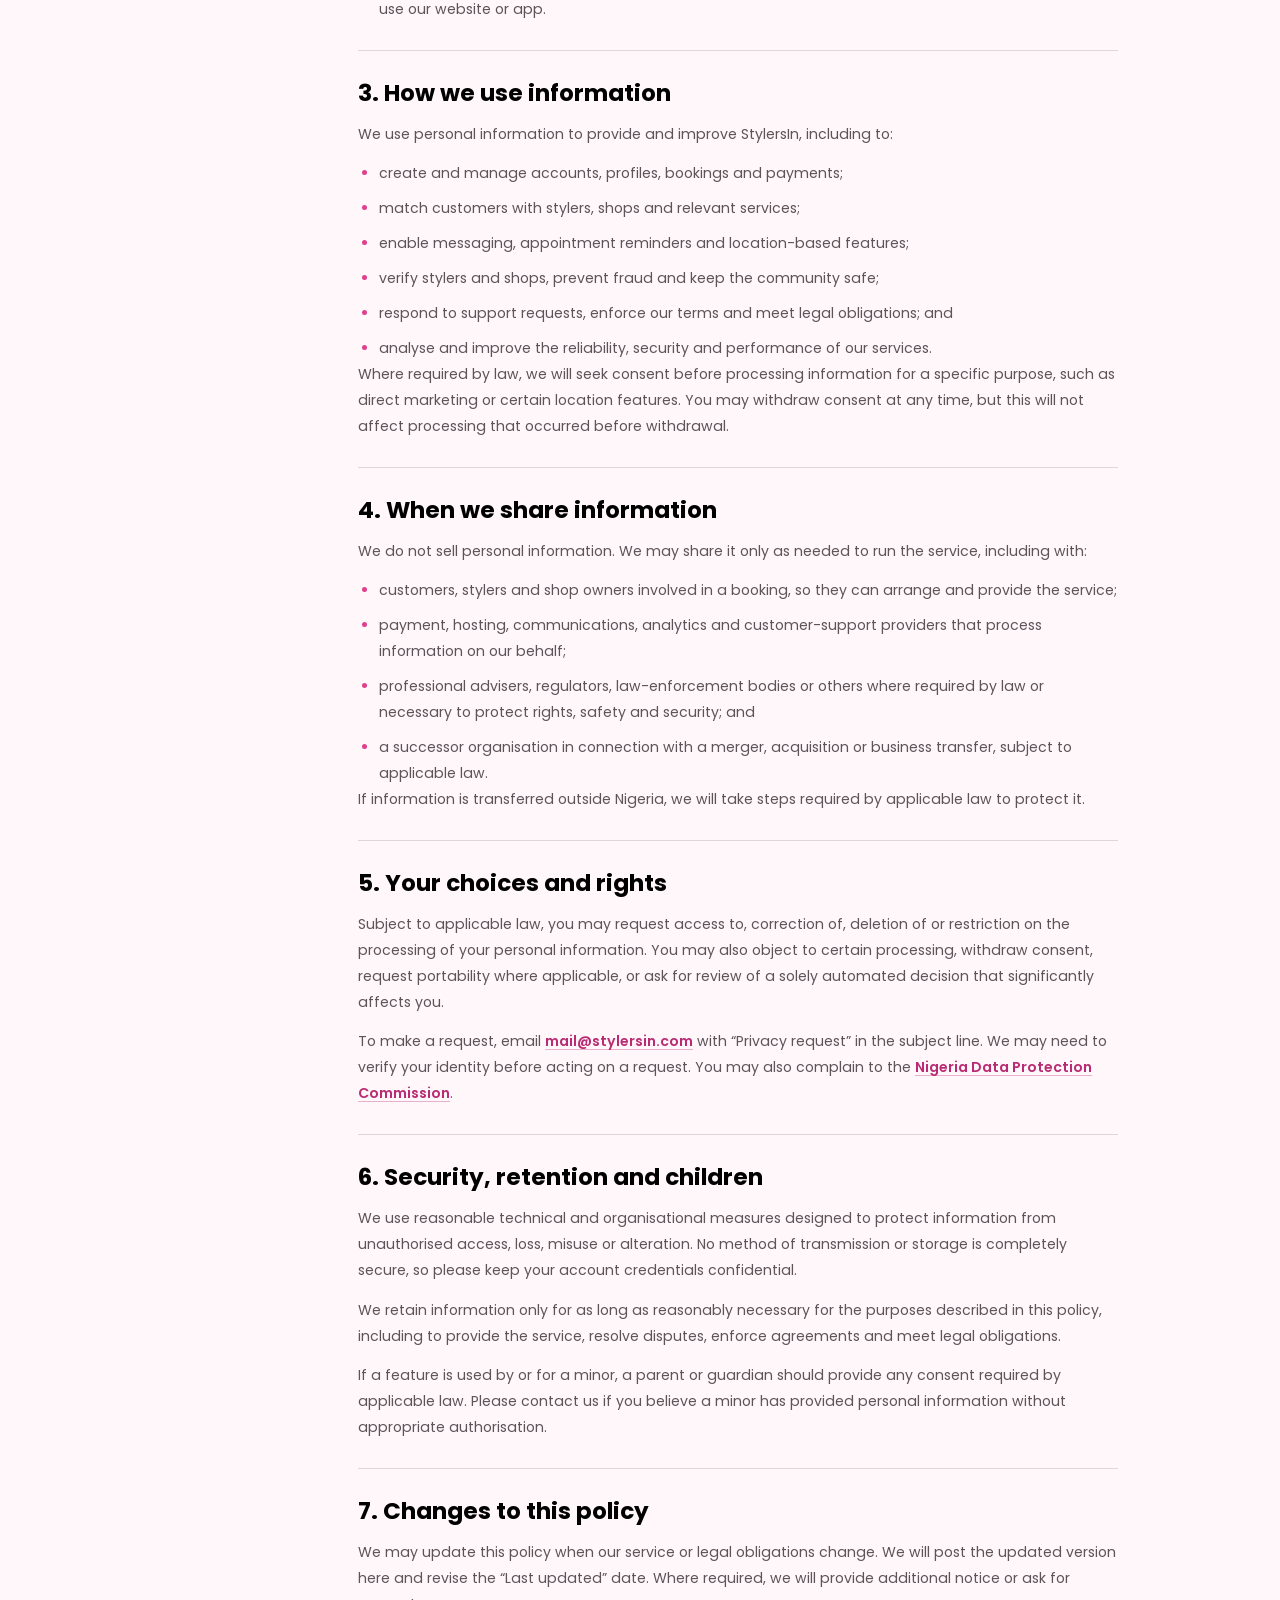
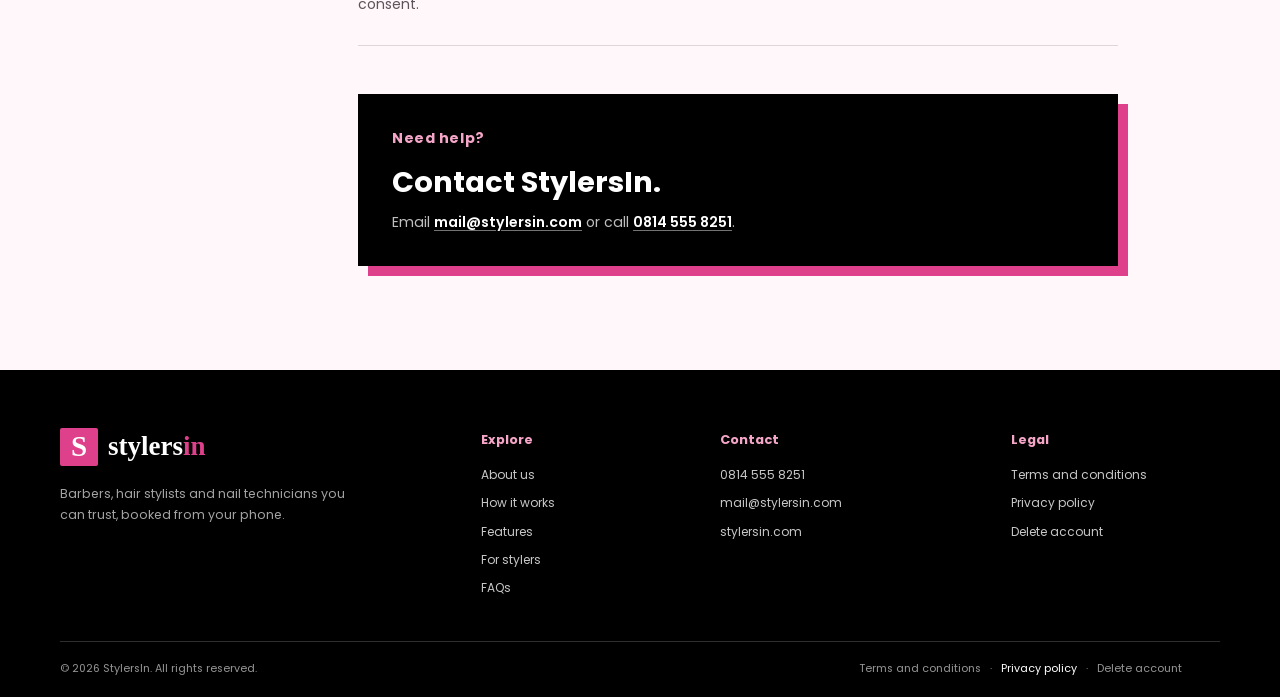
<file: privacy-policy.html>
<!DOCTYPE html>
<html lang="en">
  <head>
    <meta charset="UTF-8" />
    <meta name="viewport" content="width=device-width, initial-scale=1.0" />
    <meta name="description" content="Learn how StylersIn collects, uses and protects personal information." />
    <title>Privacy Policy | StylersIn</title>
    <link rel="preconnect" href="https://fonts.googleapis.com" />
    <link rel="preconnect" href="https://fonts.gstatic.com" crossorigin />
    <link href="https://fonts.googleapis.com/css2?family=Poppins:wght@400;500;600;700;800&display=swap" rel="stylesheet" />
    <link rel="stylesheet" href="styles.css" />
    <link rel="icon" type="image/png" href="favicon.png" />
  </head>
  <body class="legal-page">
    <header class="site-header">
      <div class="wrap header-inner">
        <a class="brand" href="index.html" aria-label="StylersIn home">
          <span class="brand-mark">S</span><span class="brand-wordmark"><span>stylers</span><span>in</span></span>
        </a>
        <button class="nav-toggle" type="button" aria-expanded="false" aria-controls="site-nav" aria-label="Open navigation">
          <span></span><span></span><span></span>
        </button>
        <nav class="site-nav" id="site-nav" aria-label="Main navigation">
          <a href="index.html#about">About us</a><a href="index.html#how">How it works</a><a href="index.html#features">Features</a><a href="index.html#stylers">For stylers</a><a href="index.html#faq">FAQs</a><a href="index.html#contact">Contact</a>
        </nav>
        <a class="header-cta" href="index.html#download">Get the app</a>
      </div>
    </header>

    <main>
      <section class="legal-hero">
        <div class="wrap">
          <p class="section-kicker">Your privacy matters</p>
          <h1>Privacy<br /><span>Policy.</span></h1>
          <p>How StylersIn handles personal information when you use our website, mobile app and related services.</p>
          <p class="legal-updated">Last updated: October 3, 2026</p>
        </div>
      </section>

      <section class="legal-section">
        <div class="wrap legal-layout">
          <aside class="legal-toc" aria-label="Privacy policy contents">
            <p>On this page</p>
            <a href="#scope">Scope</a><a href="#information">Information we collect</a><a href="#use">How we use it</a><a href="#sharing">When we share it</a><a href="#rights">Your choices and rights</a><a href="#security">Security and retention</a><a href="#contact">Contact us</a>
          </aside>

          <article class="legal-content">
            <div class="legal-intro">
              <p>StylersIn helps customers find, communicate with and book barbers, hair stylists and nail technicians. This policy explains how we process personal information in connection with that service.</p>
              <p>By using StylersIn, you acknowledge this policy. If you do not agree with it, please do not use the service.</p>
            </div>

            <section id="scope">
              <h2>1. Scope and who is responsible</h2>
              <p>This policy applies to the StylersIn website, mobile applications, support channels and other services that link to it. In this policy, “StylersIn”, “we”, “us” and “our” refer to the StylersIn service.</p>
              <p>For questions about this policy or your personal information, contact us at <a href="mailto:mail@stylersin.com">mail@stylersin.com</a> or call <a href="tel:+2348145558251">0814 555 8251</a>.</p>
            </section>

            <section id="information">
              <h2>2. Information we collect</h2>
              <p>We collect information needed to operate the platform and deliver the features you choose to use. This may include:</p>
              <ul>
                <li><strong>Account and profile information:</strong> your name, contact details, profile details and account credentials.</li>
                <li><strong>Booking information:</strong> requested services, appointment time, location, pricing discussions and booking history.</li>
                <li><strong>Messages and content:</strong> messages exchanged through StylersIn, ratings, reviews, portfolio content and support requests.</li>
                <li><strong>Styler and shop information:</strong> service listings, availability, business details and information submitted for verification where required.</li>
                <li><strong>Location information:</strong> your approximate or precise location when you enable location permissions or add a service location.</li>
                <li><strong>Payment information:</strong> payment status and transaction details needed to support a booking. Payment-card information is handled by the payment provider used for the transaction.</li>
                <li><strong>Device and usage information:</strong> device, browser, log and diagnostic information generated when you use our website or app.</li>
              </ul>
            </section>

            <section id="use">
              <h2>3. How we use information</h2>
              <p>We use personal information to provide and improve StylersIn, including to:</p>
              <ul>
                <li>create and manage accounts, profiles, bookings and payments;</li>
                <li>match customers with stylers, shops and relevant services;</li>
                <li>enable messaging, appointment reminders and location-based features;</li>
                <li>verify stylers and shops, prevent fraud and keep the community safe;</li>
                <li>respond to support requests, enforce our terms and meet legal obligations; and</li>
                <li>analyse and improve the reliability, security and performance of our services.</li>
              </ul>
              <p>Where required by law, we will seek consent before processing information for a specific purpose, such as direct marketing or certain location features. You may withdraw consent at any time, but this will not affect processing that occurred before withdrawal.</p>
            </section>

            <section id="sharing">
              <h2>4. When we share information</h2>
              <p>We do not sell personal information. We may share it only as needed to run the service, including with:</p>
              <ul>
                <li>customers, stylers and shop owners involved in a booking, so they can arrange and provide the service;</li>
                <li>payment, hosting, communications, analytics and customer-support providers that process information on our behalf;</li>
                <li>professional advisers, regulators, law-enforcement bodies or others where required by law or necessary to protect rights, safety and security; and</li>
                <li>a successor organisation in connection with a merger, acquisition or business transfer, subject to applicable law.</li>
              </ul>
              <p>If information is transferred outside Nigeria, we will take steps required by applicable law to protect it.</p>
            </section>

            <section id="rights">
              <h2>5. Your choices and rights</h2>
              <p>Subject to applicable law, you may request access to, correction of, deletion of or restriction on the processing of your personal information. You may also object to certain processing, withdraw consent, request portability where applicable, or ask for review of a solely automated decision that significantly affects you.</p>
              <p>To make a request, email <a href="mailto:mail@stylersin.com?subject=Privacy%20request">mail@stylersin.com</a> with “Privacy request” in the subject line. We may need to verify your identity before acting on a request. You may also complain to the <a href="https://ndpc.gov.ng/" target="_blank" rel="noreferrer">Nigeria Data Protection Commission</a>.</p>
            </section>

            <section id="security">
              <h2>6. Security, retention and children</h2>
              <p>We use reasonable technical and organisational measures designed to protect information from unauthorised access, loss, misuse or alteration. No method of transmission or storage is completely secure, so please keep your account credentials confidential.</p>
              <p>We retain information only for as long as reasonably necessary for the purposes described in this policy, including to provide the service, resolve disputes, enforce agreements and meet legal obligations.</p>
              <p>If a feature is used by or for a minor, a parent or guardian should provide any consent required by applicable law. Please contact us if you believe a minor has provided personal information without appropriate authorisation.</p>
            </section>

            <section id="changes">
              <h2>7. Changes to this policy</h2>
              <p>We may update this policy when our service or legal obligations change. We will post the updated version here and revise the “Last updated” date. Where required, we will provide additional notice or ask for consent.</p>
            </section>

            <section class="legal-contact" id="contact">
              <p class="section-kicker">Need help?</p>
              <h2>Contact StylersIn.</h2>
              <p>Email <a href="mailto:mail@stylersin.com">mail@stylersin.com</a> or call <a href="tel:+2348145558251">0814 555 8251</a>.</p>
            </section>
          </article>
        </div>
      </section>
    </main>

    <footer class="site-footer">
      <div class="wrap footer-main">
        <div class="footer-brand-block"><a class="brand footer-brand" href="index.html" aria-label="StylersIn home"><span class="brand-mark">S</span><span class="brand-wordmark"><span>stylers</span><span>in</span></span></a><p>Barbers, hair stylists and nail technicians you can trust, booked from your phone.</p></div>
        <div class="footer-column"><h3>Explore</h3><a href="index.html#about">About us</a><a href="index.html#how">How it works</a><a href="index.html#features">Features</a><a href="index.html#stylers">For stylers</a><a href="index.html#faq">FAQs</a></div>
        <div class="footer-column"><h3>Contact</h3><a href="tel:+2348145558251">0814 555 8251</a><a href="mailto:mail@stylersin.com">mail@stylersin.com</a><a href="https://stylersin.com/" target="_blank" rel="noreferrer">stylersin.com</a></div>
        <div class="footer-column"><h3>Legal</h3><a href="terms-and-conditions.html">Terms and conditions</a><a href="privacy-policy.html" aria-current="page">Privacy policy</a><a href="delete-account.html">Delete account</a></div>
      </div>
      <div class="wrap footer-bottom"><span>© <span id="year">2026</span> StylersIn. All rights reserved.</span><span class="footer-legal"><a href="terms-and-conditions.html">Terms and conditions</a><span aria-hidden="true">·</span><a href="privacy-policy.html" aria-current="page">Privacy policy</a><span aria-hidden="true">·</span><a href="delete-account.html">Delete account</a></span></div>
    </footer>
    <script src="script.js"></script>
  </body>
</html>
</file>
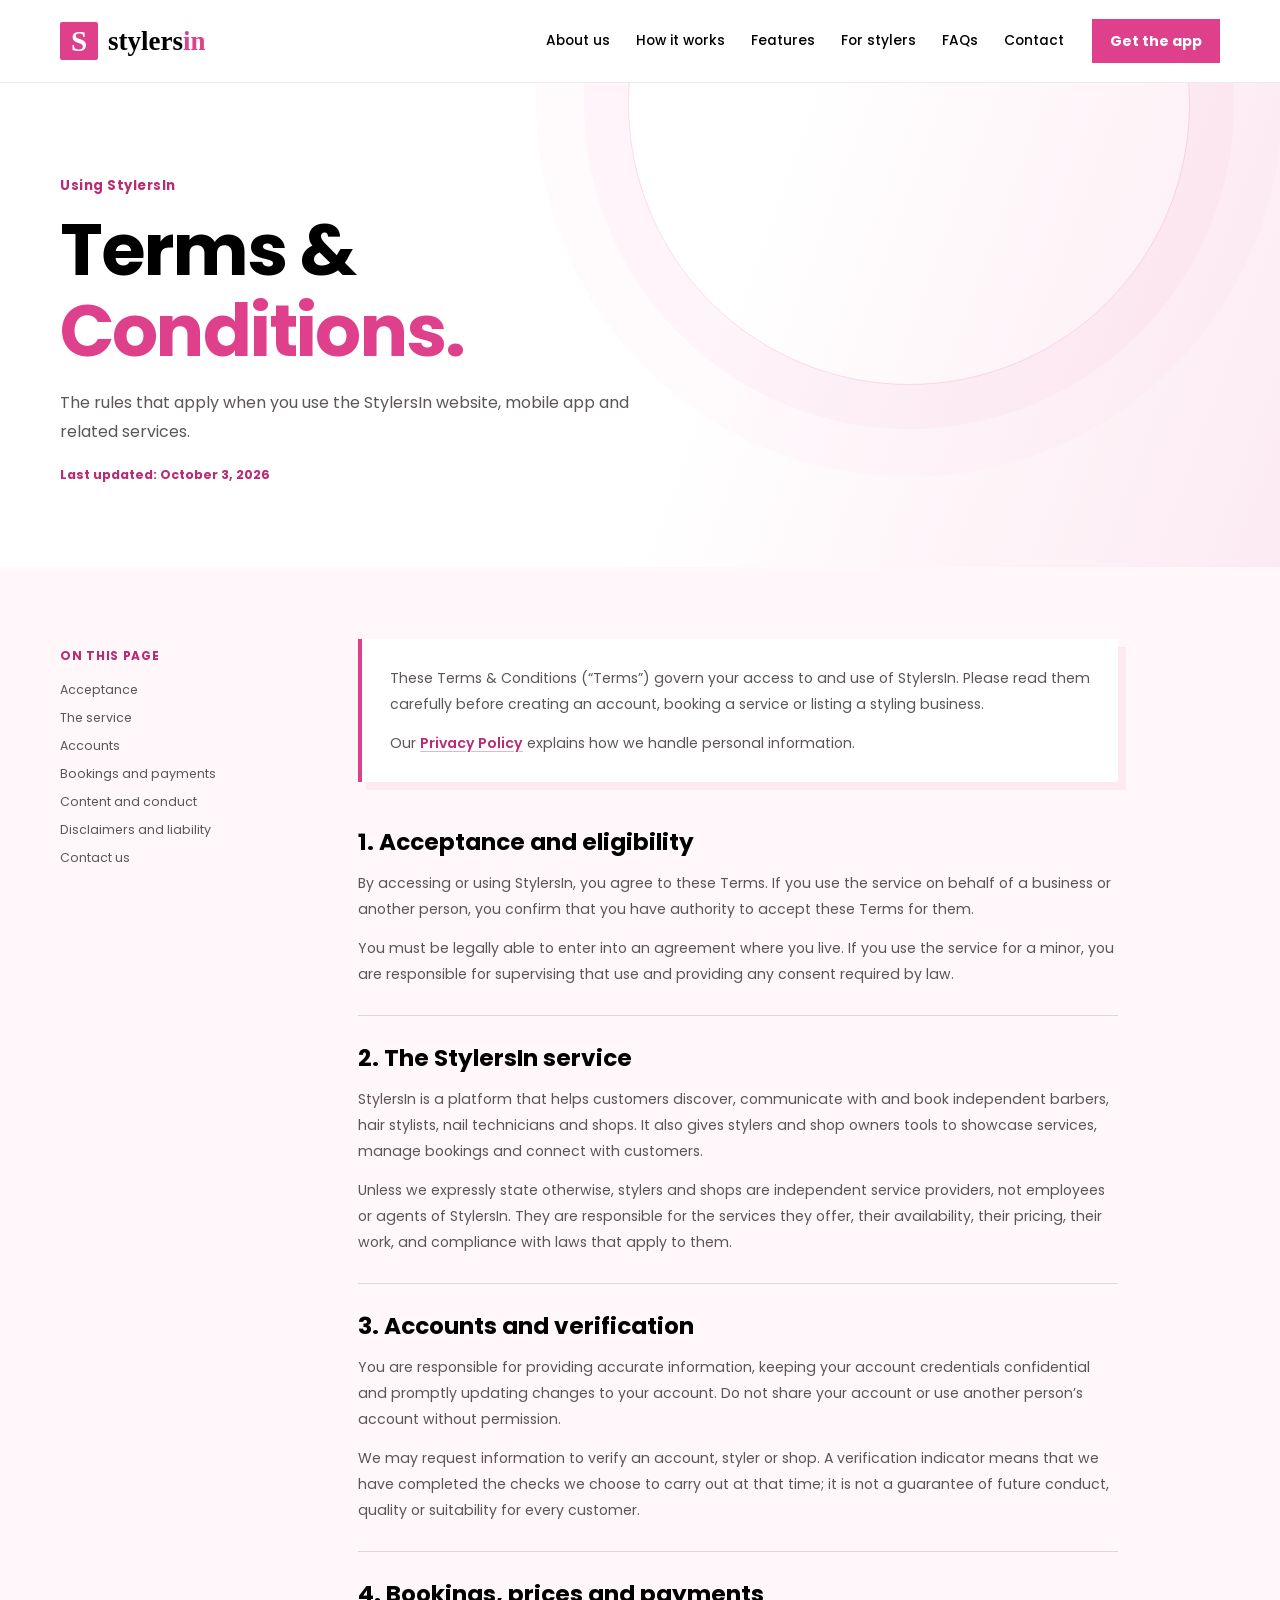
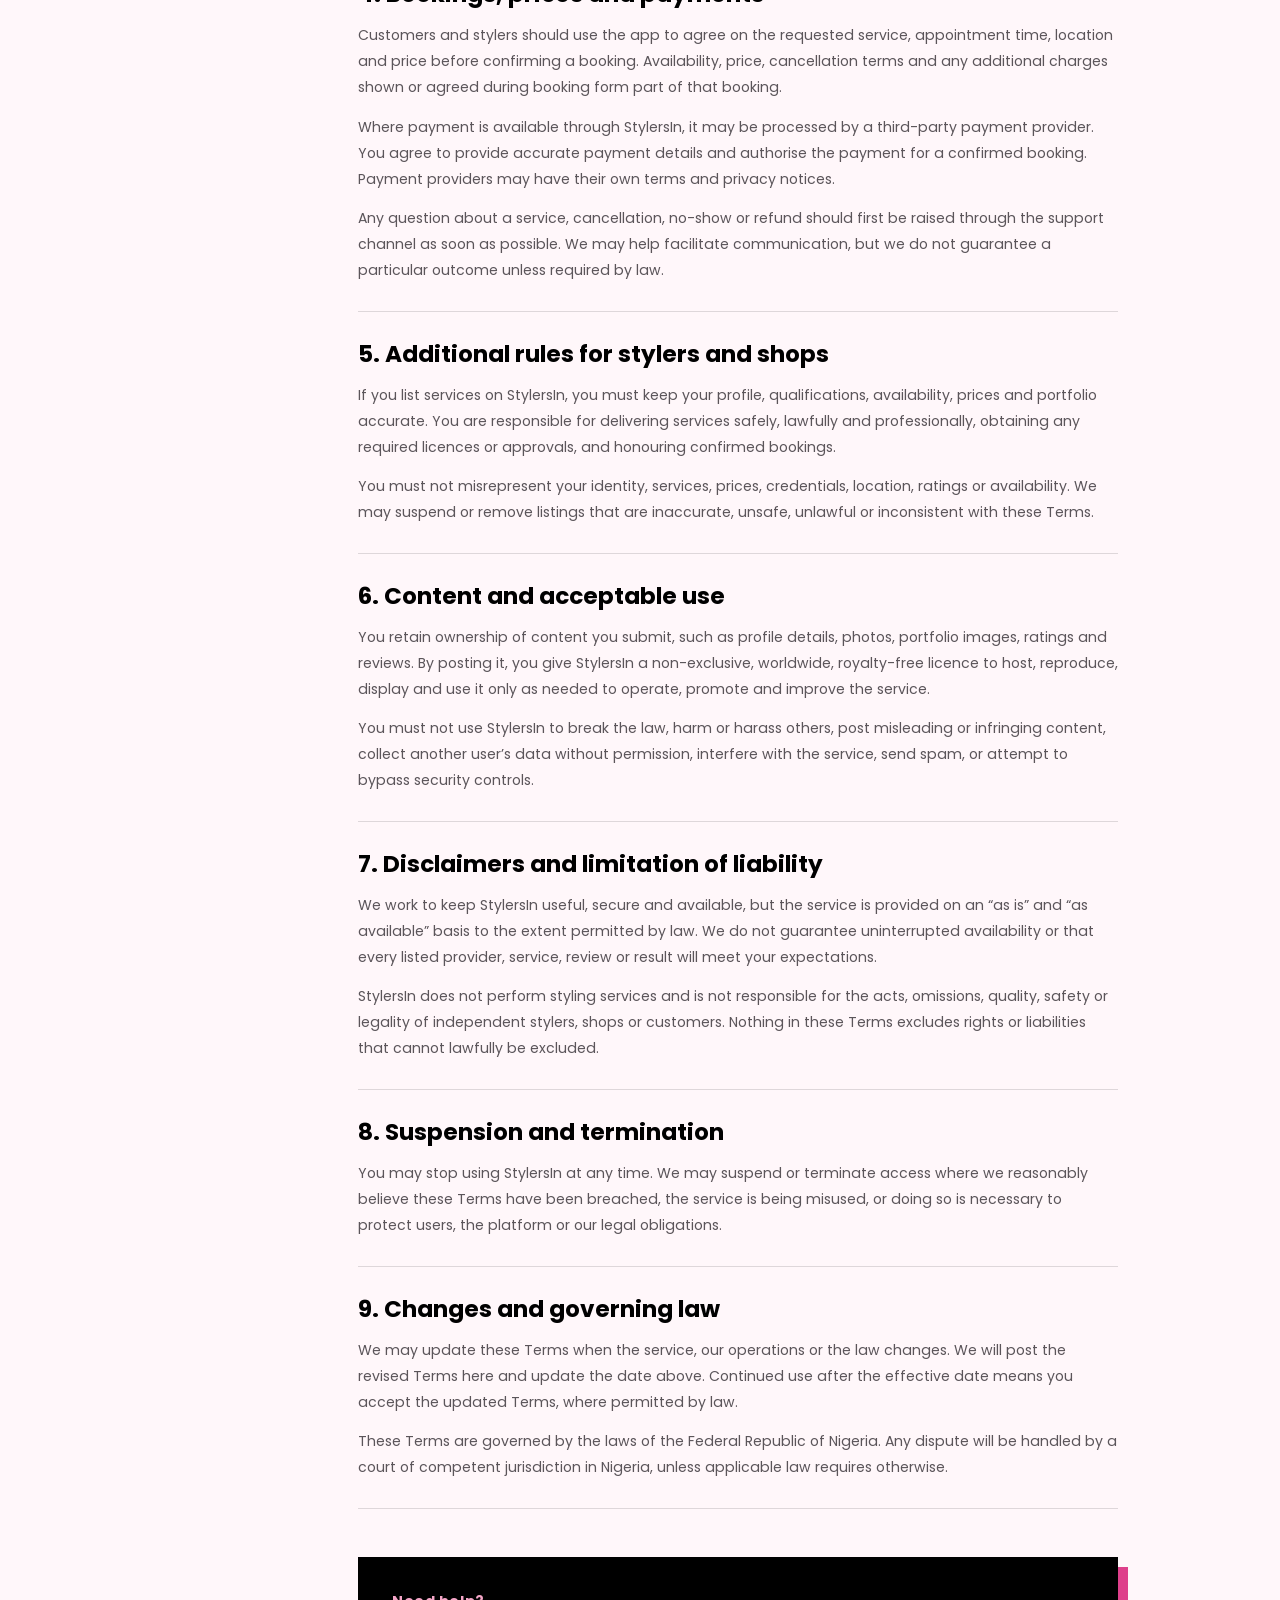
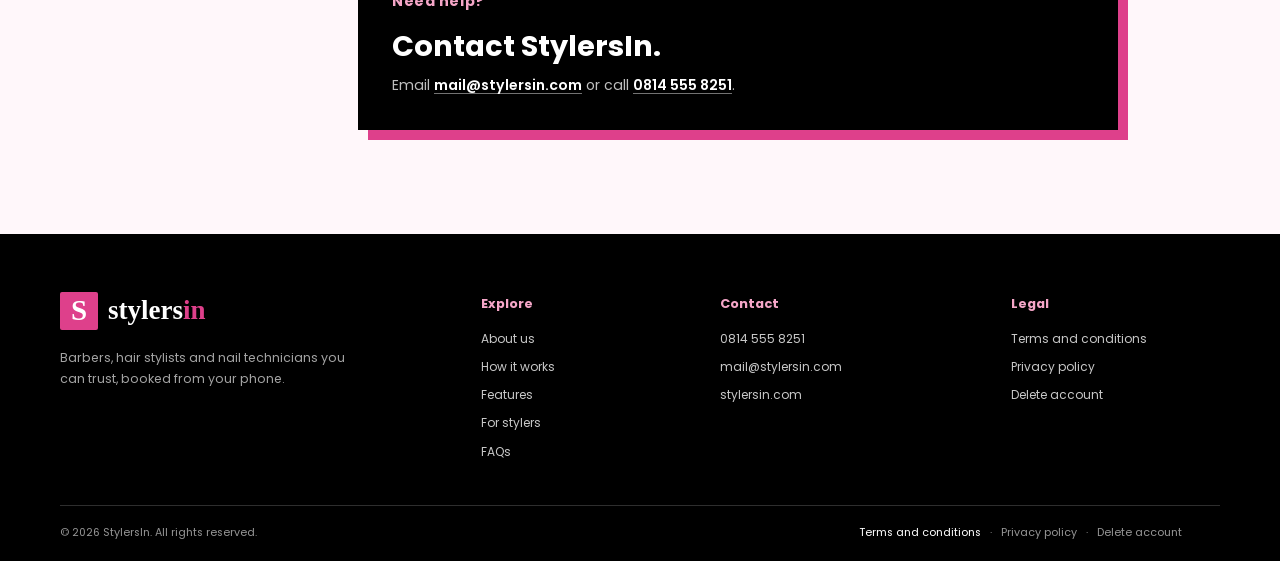
<file: terms-and-conditions.html>
<!DOCTYPE html>
<html lang="en">
  <head>
    <meta charset="UTF-8" />
    <meta name="viewport" content="width=device-width, initial-scale=1.0" />
    <meta name="description" content="Read the terms and conditions for using StylersIn." />
    <title>Terms &amp; Conditions | StylersIn</title>
    <link rel="preconnect" href="https://fonts.googleapis.com" />
    <link rel="preconnect" href="https://fonts.gstatic.com" crossorigin />
    <link href="https://fonts.googleapis.com/css2?family=Poppins:wght@400;500;600;700;800&display=swap" rel="stylesheet" />
    <link rel="stylesheet" href="styles.css" />
    <link rel="icon" type="image/png" href="favicon.png" />
  </head>
  <body class="legal-page">
    <header class="site-header">
      <div class="wrap header-inner">
        <a class="brand" href="index.html" aria-label="StylersIn home">
          <span class="brand-mark">S</span><span class="brand-wordmark"><span>stylers</span><span>in</span></span>
        </a>
        <button class="nav-toggle" type="button" aria-expanded="false" aria-controls="site-nav" aria-label="Open navigation">
          <span></span><span></span><span></span>
        </button>
        <nav class="site-nav" id="site-nav" aria-label="Main navigation">
          <a href="index.html#about">About us</a><a href="index.html#how">How it works</a><a href="index.html#features">Features</a><a href="index.html#stylers">For stylers</a><a href="index.html#faq">FAQs</a><a href="index.html#contact">Contact</a>
        </nav>
        <a class="header-cta" href="index.html#download">Get the app</a>
      </div>
    </header>

    <main>
      <section class="legal-hero">
        <div class="wrap">
          <p class="section-kicker">Using StylersIn</p>
          <h1>Terms &amp;<br /><span>Conditions.</span></h1>
          <p>The rules that apply when you use the StylersIn website, mobile app and related services.</p>
          <p class="legal-updated">Last updated: October 3, 2026</p>
        </div>
      </section>

      <section class="legal-section">
        <div class="wrap legal-layout">
          <aside class="legal-toc" aria-label="Terms and conditions contents">
            <p>On this page</p>
            <a href="#acceptance">Acceptance</a><a href="#service">The service</a><a href="#accounts">Accounts</a><a href="#bookings">Bookings and payments</a><a href="#content">Content and conduct</a><a href="#liability">Disclaimers and liability</a><a href="#contact">Contact us</a>
          </aside>

          <article class="legal-content">
            <div class="legal-intro">
              <p>These Terms &amp; Conditions (“Terms”) govern your access to and use of StylersIn. Please read them carefully before creating an account, booking a service or listing a styling business.</p>
              <p>Our <a href="privacy-policy.html">Privacy Policy</a> explains how we handle personal information.</p>
            </div>

            <section id="acceptance">
              <h2>1. Acceptance and eligibility</h2>
              <p>By accessing or using StylersIn, you agree to these Terms. If you use the service on behalf of a business or another person, you confirm that you have authority to accept these Terms for them.</p>
              <p>You must be legally able to enter into an agreement where you live. If you use the service for a minor, you are responsible for supervising that use and providing any consent required by law.</p>
            </section>

            <section id="service">
              <h2>2. The StylersIn service</h2>
              <p>StylersIn is a platform that helps customers discover, communicate with and book independent barbers, hair stylists, nail technicians and shops. It also gives stylers and shop owners tools to showcase services, manage bookings and connect with customers.</p>
              <p>Unless we expressly state otherwise, stylers and shops are independent service providers, not employees or agents of StylersIn. They are responsible for the services they offer, their availability, their pricing, their work, and compliance with laws that apply to them.</p>
            </section>

            <section id="accounts">
              <h2>3. Accounts and verification</h2>
              <p>You are responsible for providing accurate information, keeping your account credentials confidential and promptly updating changes to your account. Do not share your account or use another person’s account without permission.</p>
              <p>We may request information to verify an account, styler or shop. A verification indicator means that we have completed the checks we choose to carry out at that time; it is not a guarantee of future conduct, quality or suitability for every customer.</p>
            </section>

            <section id="bookings">
              <h2>4. Bookings, prices and payments</h2>
              <p>Customers and stylers should use the app to agree on the requested service, appointment time, location and price before confirming a booking. Availability, price, cancellation terms and any additional charges shown or agreed during booking form part of that booking.</p>
              <p>Where payment is available through StylersIn, it may be processed by a third-party payment provider. You agree to provide accurate payment details and authorise the payment for a confirmed booking. Payment providers may have their own terms and privacy notices.</p>
              <p>Any question about a service, cancellation, no-show or refund should first be raised through the support channel as soon as possible. We may help facilitate communication, but we do not guarantee a particular outcome unless required by law.</p>
            </section>

            <section id="stylers">
              <h2>5. Additional rules for stylers and shops</h2>
              <p>If you list services on StylersIn, you must keep your profile, qualifications, availability, prices and portfolio accurate. You are responsible for delivering services safely, lawfully and professionally, obtaining any required licences or approvals, and honouring confirmed bookings.</p>
              <p>You must not misrepresent your identity, services, prices, credentials, location, ratings or availability. We may suspend or remove listings that are inaccurate, unsafe, unlawful or inconsistent with these Terms.</p>
            </section>

            <section id="content">
              <h2>6. Content and acceptable use</h2>
              <p>You retain ownership of content you submit, such as profile details, photos, portfolio images, ratings and reviews. By posting it, you give StylersIn a non-exclusive, worldwide, royalty-free licence to host, reproduce, display and use it only as needed to operate, promote and improve the service.</p>
              <p>You must not use StylersIn to break the law, harm or harass others, post misleading or infringing content, collect another user’s data without permission, interfere with the service, send spam, or attempt to bypass security controls.</p>
            </section>

            <section id="liability">
              <h2>7. Disclaimers and limitation of liability</h2>
              <p>We work to keep StylersIn useful, secure and available, but the service is provided on an “as is” and “as available” basis to the extent permitted by law. We do not guarantee uninterrupted availability or that every listed provider, service, review or result will meet your expectations.</p>
              <p>StylersIn does not perform styling services and is not responsible for the acts, omissions, quality, safety or legality of independent stylers, shops or customers. Nothing in these Terms excludes rights or liabilities that cannot lawfully be excluded.</p>
            </section>

            <section id="termination">
              <h2>8. Suspension and termination</h2>
              <p>You may stop using StylersIn at any time. We may suspend or terminate access where we reasonably believe these Terms have been breached, the service is being misused, or doing so is necessary to protect users, the platform or our legal obligations.</p>
            </section>

            <section id="changes">
              <h2>9. Changes and governing law</h2>
              <p>We may update these Terms when the service, our operations or the law changes. We will post the revised Terms here and update the date above. Continued use after the effective date means you accept the updated Terms, where permitted by law.</p>
              <p>These Terms are governed by the laws of the Federal Republic of Nigeria. Any dispute will be handled by a court of competent jurisdiction in Nigeria, unless applicable law requires otherwise.</p>
            </section>

            <section class="legal-contact" id="contact">
              <p class="section-kicker">Need help?</p>
              <h2>Contact StylersIn.</h2>
              <p>Email <a href="mailto:mail@stylersin.com">mail@stylersin.com</a> or call <a href="tel:+2348145558251">0814 555 8251</a>.</p>
            </section>
          </article>
        </div>
      </section>
    </main>

    <footer class="site-footer">
      <div class="wrap footer-main">
        <div class="footer-brand-block"><a class="brand footer-brand" href="index.html" aria-label="StylersIn home"><span class="brand-mark">S</span><span class="brand-wordmark"><span>stylers</span><span>in</span></span></a><p>Barbers, hair stylists and nail technicians you can trust, booked from your phone.</p></div>
        <div class="footer-column"><h3>Explore</h3><a href="index.html#about">About us</a><a href="index.html#how">How it works</a><a href="index.html#features">Features</a><a href="index.html#stylers">For stylers</a><a href="index.html#faq">FAQs</a></div>
        <div class="footer-column"><h3>Contact</h3><a href="tel:+2348145558251">0814 555 8251</a><a href="mailto:mail@stylersin.com">mail@stylersin.com</a><a href="https://stylersin.com/" target="_blank" rel="noreferrer">stylersin.com</a></div>
        <div class="footer-column"><h3>Legal</h3><a href="terms-and-conditions.html" aria-current="page">Terms and conditions</a><a href="privacy-policy.html">Privacy policy</a><a href="delete-account.html">Delete account</a></div>
      </div>
      <div class="wrap footer-bottom"><span>© <span id="year">2026</span> StylersIn. All rights reserved.</span><span class="footer-legal"><a href="terms-and-conditions.html" aria-current="page">Terms and conditions</a><span aria-hidden="true">·</span><a href="privacy-policy.html">Privacy policy</a><span aria-hidden="true">·</span><a href="delete-account.html">Delete account</a></span></div>
    </footer>
    <script src="script.js"></script>
  </body>
</html>
</file>
<file: styles.css>
:root {
  --pink: #DE408B;
  --pink-dark: #B92B72;
  --pink-soft: #FCEAF2;
  --pink-wash: #FFF7FA;
  --ink: #000000;
  --white: #FFFFFF;
  --muted: #5B555A;
  --line: rgba(0, 0, 0, 0.13);
  --wrap: min(1160px, calc(100% - 48px));
}

* { box-sizing: border-box; }
html { scroll-behavior: smooth; scroll-padding-top: 96px; }
body { margin: 0; background: var(--white); color: var(--ink); font-family: 'Poppins', sans-serif; line-height: 1.6; }
body.menu-open { overflow: hidden; }
img { display: block; max-width: 100%; }
a { color: inherit; text-decoration: none; }
button { color: inherit; font: inherit; }
button, a { -webkit-tap-highlight-color: transparent; }
:focus-visible { outline: 3px solid var(--pink); outline-offset: 4px; }
.wrap { width: var(--wrap); margin-inline: auto; }
.section-pad { padding-block: 104px; }
.section-kicker { margin: 0 0 14px; color: var(--pink-dark); font-size: 0.82rem; font-weight: 700; letter-spacing: 0.04em; }
h1, h2, h3, p { margin-top: 0; }
h1, h2, h3 { line-height: 1.12; }

.site-header { position: sticky; top: 0; z-index: 100; background: rgba(255,255,255,0.96); border-bottom: 1px solid rgba(0,0,0,0.08); backdrop-filter: blur(14px); }
.header-inner { min-height: 82px; display: flex; align-items: center; gap: 28px; }
.brand { display: inline-flex; align-items: center; gap: 10px; flex: 0 0 auto; }
.brand-mark { width: 38px; height: 38px; display: inline-flex; align-items: center; justify-content: center; border-radius: 2px; background: var(--pink); color: var(--white); font-family: 'Bodoni Bd BT', 'Bodoni MT', serif; font-size: 29px; font-weight: 700; line-height: 1; }
.brand-wordmark { display: inline-flex; font-family: 'Bodoni Bd BT', 'Bodoni MT', serif; font-size: 27px; font-weight: 700; line-height: 1; }
.brand-wordmark span:first-child { color: var(--ink); }
.brand-wordmark span:last-child { color: var(--pink); }
.site-nav { display: flex; align-items: center; gap: 26px; margin-left: auto; font-size: 0.86rem; font-weight: 500; }
.site-nav > a { padding-block: 10px; transition: color 160ms ease; }
.site-nav > a:hover { color: var(--pink-dark); }
.nav-socials { display: none; }
.nav-toggle { display: none; }
.header-cta { display: inline-flex; align-items: center; justify-content: center; min-height: 44px; padding: 0 18px; background: var(--pink); color: var(--white); font-size: 0.88rem; font-weight: 700; transition: background 180ms ease, transform 180ms ease; }
.header-cta:hover { background: var(--pink-dark); transform: translateY(-1px); }
.site-header.is-scrolling { animation: header-drop 1.15s cubic-bezier(0.22, 1, 0.36, 1) both; }
@keyframes header-drop { 0%, 20% { transform: translateY(-100%); } 100% { transform: translateY(0); } }

.hero { position: relative; isolation: isolate; overflow: hidden; padding: 46px 0 64px; background: linear-gradient(110deg, #fff 0%, #fff 57%, #FFF7FA 100%); }
.hero::before { content: ''; position: absolute; z-index: -1; width: 660px; height: 660px; right: 2%; top: -245px; border: 1px solid rgba(222,64,139,0.18); border-radius: 50%; box-shadow: 0 0 0 44px rgba(222,64,139,0.025), 0 0 0 92px rgba(222,64,139,0.02); pointer-events: none; }
.hero-layout { display: grid; grid-template-columns: 1.02fr 0.98fr; align-items: center; gap: 32px; min-height: 590px; }
.hero-copy { position: relative; z-index: 2; padding-block: 32px; }
.hero-kicker { display: flex; align-items: center; gap: 10px; margin-bottom: 24px; color: var(--muted); font-size: 0.88rem; font-weight: 500; }
.status-dot, .live-dot, .availability-dot { width: 9px; height: 9px; flex: 0 0 9px; border-radius: 50%; background: var(--pink); }
.hero h1 { max-width: 620px; margin: 0 0 22px; font-size: 62px; font-weight: 700; letter-spacing: -1.5px; }
.hero h1 span { color: var(--pink); }
.hero-intro { max-width: 560px; margin-bottom: 28px; color: var(--muted); font-size: 1rem; line-height: 1.8; }
.store-links { display: flex; flex-wrap: wrap; gap: 12px; }
.store-badge { width: 180px; height: 54px; flex: 0 1 180px; display: block; padding: 0; border: 0; background: transparent; transition: transform 160ms ease; }
.store-badge:hover { transform: translateY(-2px); }
.store-badge img { width: 100%; height: 100%; object-fit: cover; }
.store-badge-apple { position: relative; overflow: hidden; }
.store-badge-apple img { position: absolute; top: 50%; left: 50%; width: 118%; height: auto; max-width: none; transform: translate(-50%, -50%); }
.trust-note { display: flex; align-items: center; gap: 9px; max-width: 500px; margin: 22px 0 0; color: var(--muted); font-size: 0.78rem; }
.trust-note span { width: 20px; height: 20px; flex: 0 0 20px; display: inline-grid; place-items: center; border-radius: 50%; background: var(--pink-soft); color: var(--pink-dark); font-size: 0.8rem; font-weight: 700; }
.hero-visual { position: relative; min-height: 570px; display: grid; place-items: center; }
.hero-phone { position: relative; z-index: 1; width: 300px; height: auto; max-height: 540px; object-fit: contain; }
.hero-orbit { position: absolute; border: 1px solid rgba(222,64,139,0.22); border-radius: 50%; pointer-events: none; }
.orbit-one { width: 440px; height: 440px; }
.orbit-two { width: 510px; height: 510px; border-color: rgba(222,64,139,0.1); }
.hero-notice { position: absolute; z-index: 2; display: flex; align-items: center; gap: 11px; padding: 12px 15px; background: var(--white); border: 1px solid var(--line); border-radius: 8px; box-shadow: 0 12px 34px rgba(0,0,0,0.1); }
.notice-arrival { top: 19%; left: -2%; }
.notice-booking { right: -2%; bottom: 18%; }
.notice-icon, .booking-mark { width: 34px; height: 34px; flex: 0 0 34px; display: grid; place-items: center; background: var(--pink); color: var(--white); font-family: 'Bodoni Bd BT', 'Bodoni MT', serif; font-weight: 700; }
.booking-mark { background: var(--pink-soft); color: var(--pink-dark); font-family: 'Poppins', sans-serif; }
.hero-notice strong, .hero-notice small { display: block; white-space: nowrap; }
.hero-notice strong { font-size: 0.75rem; }
.hero-notice small { color: var(--muted); font-size: 0.65rem; }
.live-dot { width: 7px; height: 7px; flex-basis: 7px; margin-left: 3px; }

.service-strip { background: var(--pink); color: var(--white); }
.service-strip-inner { min-height: 84px; display: flex; align-items: center; gap: 28px; }
.service-strip p { flex: 0 0 auto; margin: 0; font-size: 0.8rem; font-weight: 700; }
.service-list { display: flex; align-items: center; gap: 22px; margin: 0; padding: 0; overflow: auto; list-style: none; scrollbar-width: none; }
.service-list::-webkit-scrollbar { display: none; }
.service-list li { flex: 0 0 auto; font-size: 0.82rem; font-weight: 500; }
.service-list li::before { content: '·'; margin-right: 22px; color: rgba(255,255,255,0.7); }

.about-section { background: var(--pink-wash); }
#about { padding-bottom: 70px; }
.about-section--alternate { padding-top: 70px; background: var(--white); }
.about-layout { display: grid; grid-template-columns: 1fr 0.9fr; align-items: center; gap: 88px; }
.about-image { position: relative; margin: 0; }
.about-image img { width: 100%; height: auto; object-fit: contain; }
.about-image figcaption { display: flex; align-items: center; gap: 12px; margin-top: 13px; color: var(--muted); font-size: 0.75rem; }
.about-image figcaption span { color: var(--pink-dark); font-weight: 700; }
.about-copy h2, .section-heading h2, .faq-intro h2 { margin: 0 0 22px; font-size: 48px; font-weight: 700; letter-spacing: -1px; }
.about-copy h2 span, .section-heading h2 span, .faq-intro h2 span { color: var(--pink); }
.about-copy > p:not(.section-kicker) { max-width: 540px; color: var(--muted); font-size: 0.95rem; line-height: 1.85; }
.audience-points { margin-top: 30px; border-top: 1px solid var(--line); }
.audience-points > div { display: grid; grid-template-columns: 190px 1fr; gap: 18px; padding: 17px 0; border-bottom: 1px solid var(--line); }
.audience-points strong { font-size: 0.84rem; }
.audience-points span { color: var(--muted); font-size: 0.8rem; line-height: 1.6; }

.how-section { background: var(--white); }
.section-heading { display: flex; align-items: end; justify-content: space-between; gap: 32px; margin-bottom: 48px; }
.section-heading h2 { margin-bottom: 0; }
.mode-tabs { display: inline-flex; flex: 0 0 auto; padding: 4px; border: 1px solid var(--line); background: var(--white); }
.mode-tab { min-height: 44px; padding: 0 16px; border: 0; background: transparent; cursor: pointer; color: var(--muted); font-size: 0.78rem; font-weight: 600; }
.mode-tab.is-active { background: var(--ink); color: var(--white); }
.steps-list { display: grid; grid-template-columns: repeat(5, minmax(0, 1fr)); gap: 0; margin: 0; padding: 0; list-style: none; }
.steps-list li { position: relative; padding: 22px 22px 0 0; border-top: 1px solid var(--line); }
.steps-list li::before { content: ''; position: absolute; top: -5px; left: 0; width: 9px; height: 9px; border-radius: 50%; background: var(--pink); }
.step-number { display: block; margin-bottom: 30px; color: var(--pink-dark); font-size: 0.75rem; font-weight: 700; }
.steps-list h3 { margin: 0 0 9px; font-size: 1.05rem; }
.steps-list p { max-width: 190px; margin: 0; color: var(--muted); font-size: 0.78rem; line-height: 1.7; }

.features-section { background: var(--pink-wash); }
.features-heading { align-items: end; }
.features-heading > p { max-width: 300px; margin: 0 0 4px; color: var(--muted); font-size: 0.88rem; }
.feature-layout { display: grid; grid-template-columns: 0.78fr 1.22fr; align-items: stretch; gap: 62px; }
.feature-picker { display: flex; flex-direction: column; }
.feature-choice { position: relative; display: block; padding: 17px 12px 17px 0; border: 0; border-bottom: 1px solid var(--line); background: transparent; text-align: left; cursor: pointer; font-size: 0.93rem; font-weight: 600; }
.feature-choice::after { content: '↗'; position: absolute; right: 6px; top: 17px; color: var(--muted); }
.feature-choice.is-active { color: var(--pink-dark); }
.feature-choice.is-active::after { color: var(--pink); }
.feature-demo { align-self: center; min-height: 440px; padding: 24px; background: var(--white); border: 1px solid var(--line); box-shadow: 16px 16px 0 var(--pink-soft); }
.demo-topbar { display: flex; align-items: center; justify-content: space-between; padding-bottom: 19px; border-bottom: 1px solid var(--line); }
.demo-brand { font-size: 0.9rem; font-weight: 700; }
.demo-brand span { color: var(--pink); }
.demo-avatar { width: 32px; height: 32px; display: grid; place-items: center; border-radius: 50%; background: var(--pink-soft); color: var(--pink-dark); font-size: 0.64rem; font-weight: 700; }
.demo-body { padding: 26px 8px 8px; }
.demo-label { margin-bottom: 6px; color: var(--pink-dark); font-size: 0.72rem; font-weight: 700; }
.demo-body h3 { margin: 0 0 8px; font-size: 1.5rem; }
.demo-description { max-width: 440px; margin-bottom: 21px; color: var(--muted); font-size: 0.82rem; line-height: 1.7; }
.demo-search { display: flex; align-items: center; gap: 11px; min-height: 46px; padding: 0 13px; border: 1px solid var(--line); color: var(--muted); font-size: 0.74rem; }
.demo-search span { color: var(--pink); font-size: 1.35rem; }
.demo-service-row { display: flex; flex-wrap: wrap; gap: 8px; padding: 17px 0; border-bottom: 1px solid var(--line); }
.demo-service-row span { padding: 6px 11px; background: var(--pink-soft); color: var(--pink-dark); font-size: 0.67rem; font-weight: 600; }
.demo-listing { display: flex; align-items: center; gap: 12px; padding: 15px 0; border-bottom: 1px solid var(--line); }
.listing-avatar { width: 37px; height: 37px; flex: 0 0 37px; display: grid; place-items: center; background: var(--ink); color: var(--white); font-family: 'Bodoni Bd BT', 'Bodoni MT', serif; font-weight: 700; }
.avatar-pink { background: var(--pink); }
.listing-copy { flex: 1; }
.listing-copy strong, .listing-copy small { display: block; }
.listing-copy strong { font-size: 0.75rem; }
.listing-copy small { color: var(--muted); font-size: 0.66rem; }
.listing-arrow { color: var(--pink); }
.app-showcase { display: grid; grid-template-columns: repeat(5, minmax(0, 1fr)); align-items: end; gap: clamp(10px, 2vw, 26px); padding: 24px clamp(8px, 2vw, 28px) 2px; border-top: 1px solid var(--line); }
.app-screen { position: relative; min-width: 0; margin: 0; text-align: center; transition: transform 220ms ease; }
.app-screen img { width: auto; height: 400px; max-width: 100%; margin-inline: auto; object-fit: contain; filter: drop-shadow(0 16px 18px rgba(0,0,0,0.17)); }
.app-screen figcaption { margin-top: 13px; color: var(--muted); font-size: 0.7rem; font-weight: 600; }
.app-screen:hover { transform: translateY(-10px); }
.trust-features { display: grid; grid-template-columns: repeat(4, 1fr); gap: 22px; margin-top: 56px; padding-top: 25px; border-top: 1px solid var(--line); }
.trust-features div { display: flex; flex-direction: column; gap: 6px; }
.trust-features strong { font-size: 0.8rem; }
.trust-features span { color: var(--muted); font-size: 0.72rem; line-height: 1.6; }

.campaign-section { background: var(--white); }
.campaign-heading { display: flex; align-items: end; justify-content: space-between; gap: 40px; margin-bottom: 42px; }
.campaign-heading h2 { margin: 0; font-size: 44px; line-height: 1.12; letter-spacing: -0.8px; }
.campaign-heading > p { max-width: 340px; margin: 0 0 4px; color: var(--muted); font-size: 0.86rem; line-height: 1.75; }
.campaign-carousel { display: grid; grid-template-columns: 1.05fr 0.8fr; align-items: center; gap: 78px; }
.campaign-art { margin: 0; padding: 14px; background: var(--pink-soft); }
.campaign-image { width: 100%; aspect-ratio: 1; object-fit: contain; background: var(--white); }
.campaign-details { max-width: 420px; }
.campaign-category { margin-bottom: 13px; color: var(--pink-dark); font-size: 0.78rem; font-weight: 700; }
.campaign-details h3 { margin: 0 0 14px; font-size: 32px; line-height: 1.15; }
.campaign-description { margin: 0; color: var(--muted); font-size: 0.9rem; line-height: 1.75; }
.campaign-controls { display: flex; align-items: center; gap: 18px; margin-top: 34px; }
.campaign-arrow { width: 42px; height: 42px; display: grid; place-items: center; border: 1px solid var(--line); background: var(--white); cursor: pointer; transition: color 160ms ease, background 160ms ease, border-color 160ms ease; }
.campaign-arrow:hover { border-color: var(--ink); background: var(--ink); color: var(--white); }
.campaign-arrow svg { width: 18px; height: 18px; }
.campaign-toggle .play-icon, .campaign-toggle.is-paused .pause-icon { display: none; }
.campaign-toggle.is-paused .play-icon { display: block; }
.campaign-indicators { display: flex; align-items: center; gap: 7px; }
.campaign-indicators button { width: 8px; height: 8px; padding: 0; border: 0; border-radius: 50%; background: rgba(0,0,0,0.22); cursor: pointer; }
.campaign-indicators button.is-active { width: 24px; border-radius: 4px; background: var(--pink); }
.visually-hidden { position: absolute; width: 1px; height: 1px; overflow: hidden; clip: rect(0, 0, 0, 0); white-space: nowrap; clip-path: inset(50%); }

.styler-section { overflow: hidden; background: var(--ink); color: var(--white); }
.styler-layout { display: grid; grid-template-columns: 1fr 0.86fr; align-items: center; gap: 90px; }
.styler-section .section-kicker { color: #F5A6C8; }
.styler-copy h2 { margin: 0 0 20px; font-size: 56px; line-height: 1.05; }
.styler-copy h2 span { color: var(--pink); }
.styler-copy > p:not(.section-kicker) { max-width: 540px; color: rgba(255,255,255,0.72); font-size: 0.92rem; line-height: 1.8; }
.styler-benefits { display: grid; grid-template-columns: 1fr 1fr; gap: 12px 18px; margin: 28px 0 30px; padding: 0; list-style: none; }
.styler-benefits li { display: flex; align-items: center; gap: 9px; color: rgba(255,255,255,0.86); font-size: 0.78rem; }
.styler-benefits li::before { content: '+'; color: #F5A6C8; font-size: 1.15rem; font-weight: 500; }
.styler-actions { display: flex; align-items: center; flex-wrap: wrap; gap: 22px; }
.button { min-height: 48px; display: inline-flex; align-items: center; justify-content: center; padding: 0 19px; border: 1px solid transparent; font-size: 0.82rem; font-weight: 700; transition: background 160ms ease, color 160ms ease, transform 160ms ease; }
.button:hover { transform: translateY(-2px); }
.button-pink { background: var(--pink); color: var(--white); }
.button-pink:hover { background: #F065A5; }
.text-link { display: inline-flex; align-items: center; gap: 10px; font-size: 0.82rem; font-weight: 600; }
.text-link span { color: var(--pink); }
.styler-section .text-link { color: var(--white); }
.styler-dashboard { padding: 24px; background: var(--white); color: var(--ink); box-shadow: 14px 14px 0 var(--pink); }
.dashboard-heading { display: flex; align-items: center; justify-content: space-between; padding-bottom: 18px; border-bottom: 1px solid var(--line); font-weight: 700; }
.dashboard-heading > span:first-child { color: var(--pink); }
.dashboard-menu { letter-spacing: 2px; }
.dashboard-greeting { display: flex; flex-direction: column; gap: 3px; margin: 24px 0 18px; }
.dashboard-greeting small { color: var(--muted); font-size: 0.68rem; }
.dashboard-greeting strong { font-size: 1rem; }
.dashboard-days { display: grid; grid-template-columns: repeat(5, 1fr); gap: 7px; padding-bottom: 20px; border-bottom: 1px solid var(--line); }
.dashboard-days span { display: grid; place-items: center; gap: 6px; padding: 8px 0; color: var(--muted); font-size: 0.55rem; }
.dashboard-days strong { color: var(--ink); font-size: 0.82rem; }
.dashboard-days .day-current { background: var(--pink); color: var(--white); }
.dashboard-days .day-current strong { color: var(--white); }
.dashboard-booking { display: grid; grid-template-columns: 48px 3px 1fr; align-items: center; gap: 12px; padding: 14px 0; border-bottom: 1px solid var(--line); }
.booking-time { color: var(--muted); font-size: 0.68rem; }
.booking-line { width: 3px; height: 34px; background: var(--ink); }
.booking-line-pink { background: var(--pink); }
.dashboard-booking strong, .dashboard-booking small { display: block; }
.dashboard-booking strong { font-size: 0.75rem; }
.dashboard-booking small { color: var(--muted); font-size: 0.65rem; }
.dashboard-availability { display: flex; align-items: center; gap: 9px; padding-top: 17px; color: var(--muted); font-size: 0.65rem; }
.availability-dot { width: 7px; height: 7px; flex-basis: 7px; }

.faq-section { background: var(--pink-wash); }
.faq-layout { display: grid; grid-template-columns: 0.78fr 1.22fr; align-items: start; gap: 86px; }
.faq-intro h2 { margin-bottom: 17px; font-size: 50px; }
.faq-intro > p:not(.section-kicker) { max-width: 340px; margin-bottom: 20px; color: var(--muted); font-size: 0.86rem; line-height: 1.7; }
.contact-inline { color: var(--ink); }
.faq-list details { border-top: 1px solid var(--line); }
.faq-list details:last-child { border-bottom: 1px solid var(--line); }
.faq-list summary { position: relative; padding: 19px 36px 19px 0; cursor: pointer; list-style: none; font-size: 0.89rem; font-weight: 600; }
.faq-list summary::-webkit-details-marker { display: none; }
.faq-list summary::after { content: '+'; position: absolute; right: 4px; top: 15px; color: var(--pink); font-size: 1.3rem; font-weight: 400; }
.faq-list details[open] summary::after { content: '−'; }
.faq-list details p { max-width: 620px; margin: -3px 32px 20px 0; color: var(--muted); font-size: 0.8rem; line-height: 1.75; }

.contact-section { padding: 44px 0; background: var(--pink-soft); }
.contact-layout { display: grid; grid-template-columns: 1fr 0.7fr 0.9fr; align-items: center; gap: 30px; }
.contact-layout .section-kicker { margin-bottom: 5px; }
.contact-layout h2 { margin: 0; font-size: 1.6rem; }
.contact-layout > a { display: flex; flex-direction: column; gap: 4px; padding-left: 22px; border-left: 1px solid rgba(0,0,0,0.18); }
.contact-layout small { color: var(--muted); font-size: 0.68rem; }
.contact-layout strong { font-size: 0.95rem; }

.download-section { padding: 76px 0; background: var(--pink); color: var(--white); }
.download-layout { display: flex; align-items: center; justify-content: space-between; gap: 48px; }
.download-layout .section-kicker { color: rgba(255,255,255,0.84); }
.download-layout h2 { margin: 0 0 14px; font-size: 42px; line-height: 1.12; }
.download-layout p:not(.section-kicker) { max-width: 520px; margin: 0; color: rgba(255,255,255,0.86); font-size: 0.85rem; }
.download-visual { display: flex; flex: 0 0 auto; align-items: center; gap: 16px; }
.download-visual .store-links { display: flex; flex-direction: column; align-items: flex-start; gap: 10px; }
.download-visual .store-badge { width: 180px; height: 54px; flex: 0 0 54px; }
.download-phone { display: block; width: 132px; height: auto; filter: drop-shadow(0 12px 20px rgba(0,0,0,0.2)); }

.site-footer { padding: 58px 0 20px; background: var(--ink); color: var(--white); }
.footer-main { display: grid; grid-template-columns: 1.4fr 0.7fr 0.9fr 0.8fr; gap: 56px; padding-bottom: 44px; }
.footer-brand .brand-mark { background: var(--pink); }
.footer-brand .brand-wordmark span:first-child { color: var(--white); }
.footer-brand-block > p { max-width: 300px; margin: 17px 0 0; color: rgba(255,255,255,0.64); font-size: 0.78rem; line-height: 1.7; }
.footer-column { display: flex; flex-direction: column; align-items: flex-start; gap: 9px; }
.footer-column h3 { margin: 5px 0 9px; color: #F5A6C8; font-size: 0.8rem; }
.footer-column a { color: rgba(255,255,255,0.78); font-size: 0.75rem; }
.footer-column a:hover { color: var(--white); }
.footer-social-links { display: flex; align-items: center; gap: 11px; }
.footer-social-links a { width: 25px; height: 25px; display: grid; place-items: center; color: var(--white); transition: color 160ms ease, transform 160ms ease; }
.footer-social-links a:hover { color: #F5A6C8; transform: translateY(-2px); }
.footer-social-links svg { width: 19px; height: 19px; }
.footer-bottom { display: flex; justify-content: space-between; gap: 20px; padding-top: 18px; border-top: 1px solid rgba(255,255,255,0.18); color: rgba(255,255,255,0.58); font-size: 0.68rem; }
.footer-legal { display: inline-flex; flex-wrap: wrap; align-items: center; justify-content: flex-start; gap: 9px; margin-right: clamp(12px, 3vw, 38px); }
.footer-legal a { transition: color 160ms ease; }
.footer-legal a:hover, .footer-legal a[aria-current="page"] { color: var(--white); }

.legal-page { background: var(--pink-wash); }
.legal-hero { position: relative; overflow: hidden; padding: 92px 0 82px; background: linear-gradient(110deg, var(--white) 0%, var(--white) 55%, var(--pink-soft) 100%); }
.legal-hero::after { content: ''; position: absolute; right: 7%; top: -260px; width: 560px; height: 560px; border: 1px solid rgba(222,64,139,0.18); border-radius: 50%; box-shadow: 0 0 0 44px rgba(222,64,139,0.035), 0 0 0 92px rgba(222,64,139,0.02); pointer-events: none; }
.legal-hero .wrap { position: relative; z-index: 1; }
.legal-hero h1 { max-width: 620px; margin: 0 0 18px; font-size: clamp(3rem, 6vw, 4.5rem); font-weight: 700; letter-spacing: -1.8px; }
.legal-hero h1 span { color: var(--pink); }
.legal-hero > .wrap > p:not(.section-kicker):not(.legal-updated) { max-width: 610px; margin-bottom: 18px; color: var(--muted); font-size: 1rem; line-height: 1.8; }
.legal-updated { margin: 0; color: var(--pink-dark); font-size: 0.78rem; font-weight: 700; }
.legal-section { padding: 72px 0 104px; background: var(--pink-wash); }
.legal-layout { display: grid; grid-template-columns: 220px minmax(0, 1fr); align-items: start; gap: 78px; }
.legal-toc { position: sticky; top: 112px; display: flex; flex-direction: column; gap: 8px; padding-top: 7px; }
.legal-toc p { margin: 0 0 7px; color: var(--pink-dark); font-size: 0.75rem; font-weight: 700; text-transform: uppercase; letter-spacing: 0.06em; }
.legal-toc a { color: var(--muted); font-size: 0.78rem; transition: color 160ms ease; }
.legal-toc a:hover { color: var(--pink-dark); }
.legal-content { max-width: 760px; }
.legal-intro { margin-bottom: 18px; padding: 26px 28px; border-left: 4px solid var(--pink); background: var(--white); box-shadow: 8px 8px 0 var(--pink-soft); }
.legal-intro p { margin-bottom: 12px; color: var(--muted); font-size: 0.9rem; line-height: 1.8; }
.legal-intro p:last-child { margin-bottom: 0; }
.legal-content > section:not(.legal-contact) { padding: 28px 0; border-bottom: 1px solid var(--line); }
.legal-content h2 { margin: 0 0 13px; font-size: 1.45rem; line-height: 1.25; }
.legal-content p, .legal-content li { color: var(--muted); font-size: 0.88rem; line-height: 1.85; }
.legal-content p { margin-bottom: 13px; }
.legal-content p:last-child { margin-bottom: 0; }
.legal-content ul { display: grid; gap: 9px; margin: 0; padding-left: 21px; }
.legal-content li::marker { color: var(--pink); }
.legal-content strong { color: var(--ink); }
.legal-content a { color: var(--pink-dark); font-weight: 600; text-decoration: underline; text-decoration-color: rgba(185,43,114,0.35); text-underline-offset: 3px; }
.legal-content a:hover { color: var(--pink); }
.legal-contact { margin-top: 48px; padding: 31px 34px; background: var(--ink); color: var(--white); box-shadow: 10px 10px 0 var(--pink); }
.legal-contact .section-kicker { color: #F5A6C8; }
.legal-contact h2 { margin-bottom: 9px; color: var(--white); font-size: 1.8rem; }
.legal-contact p { color: rgba(255,255,255,0.75); }
.legal-contact a { color: var(--white); text-decoration-color: rgba(255,255,255,0.45); }
.legal-actions { display: flex; align-items: center; flex-wrap: wrap; gap: 20px; margin-top: 22px; }
.legal-content .legal-actions .button { color: var(--white); text-decoration: none; }
.legal-content .legal-actions .text-link { color: var(--ink); text-decoration: none; }

@media (max-width: 1020px) {
  .site-nav { gap: 16px; font-size: 0.76rem; }
  .header-inner { gap: 18px; }
  .hero-layout { grid-template-columns: 1fr 0.85fr; }
  .hero h1 { font-size: 54px; }
  .about-layout, .styler-layout { gap: 48px; }
  .feature-layout { gap: 36px; }
  .app-showcase { gap: 14px; padding-inline: 0; }
  .app-screen img { height: 360px; }
  .legal-layout { gap: 50px; }
  .faq-layout { gap: 52px; }
  .footer-main { gap: 32px; }
}

@media (max-width: 820px) {
  :root { --wrap: min(100% - 36px, 620px); }
  .section-pad { padding-block: 76px; }
  #about { padding-bottom: 52px; }
  .about-section--alternate { padding-top: 52px; }
  .legal-hero { padding: 70px 0 64px; text-align: center; }
  .legal-hero h1 { font-size: 3rem; }
  .legal-hero > .wrap > p:not(.section-kicker):not(.legal-updated) { margin-inline: auto; font-size: 0.9rem; }
  .legal-section { padding: 50px 0 76px; }
  .legal-layout { grid-template-columns: 1fr; gap: 28px; }
  .legal-toc { position: static; flex-direction: row; align-items: center; gap: 17px; overflow-x: auto; padding: 0 0 12px; border-bottom: 1px solid var(--line); white-space: nowrap; scrollbar-width: thin; }
  .legal-toc p { margin: 0; }
  .legal-content { max-width: none; }
  .legal-intro { padding: 22px; }
  .legal-content > section:not(.legal-contact) { padding-block: 24px; }
  .legal-contact { margin-top: 36px; padding: 27px 24px; text-align: center; }
  .header-inner { min-height: 72px; }
  .header-cta { margin-left: auto; }
  .nav-toggle { position: relative; z-index: 1003; width: 44px; height: 44px; display: flex; flex-direction: column; align-items: center; justify-content: center; gap: 5px; margin-left: 0; border: 1px solid var(--line); background: var(--white); cursor: pointer; }
  .nav-toggle span { width: 19px; height: 2px; background: var(--ink); transition: transform 180ms ease, opacity 180ms ease; }
  .nav-toggle[aria-expanded="true"] { background: var(--ink); border-color: var(--ink); }
  .nav-toggle[aria-expanded="true"] span { background: var(--white); }
  .nav-toggle[aria-expanded="true"] span:first-child { transform: translateY(7px) rotate(45deg); }
  .nav-toggle[aria-expanded="true"] span:nth-child(2) { opacity: 0; }
  .nav-toggle[aria-expanded="true"] span:last-child { transform: translateY(-7px) rotate(-45deg); }
  .site-nav { position: fixed; inset: 0; z-index: 1002; width: 100vw; height: 100dvh; overflow-y: auto; display: flex; flex-direction: column; align-items: center; justify-content: center; gap: 16px; padding: 90px 24px 40px; background: var(--pink); color: var(--ink); font-size: 1.35rem; transform: translateX(-101%); visibility: hidden; transition: transform 580ms cubic-bezier(0.22,1,0.36,1), visibility 0s linear 580ms; }
  .site-nav.open { transform: translateX(0); visibility: visible; transition: transform 580ms cubic-bezier(0.22,1,0.36,1), visibility 0s; }
  .site-nav > a { padding: 5px 12px; color: var(--white); font-size: 1.45rem; font-weight: 600; }
  .site-nav .nav-socials { display: flex; order: -1; gap: 12px; margin-bottom: 14px; }
  .nav-socials a { width: 28px; height: 28px; display: grid; place-items: center; background: transparent; color: var(--white); }
  .nav-socials a[aria-label="Facebook"], .nav-socials a[aria-label="Instagram"] { color: var(--white); }
  .nav-socials a[aria-label="Twitter on X"] { color: var(--white); }
  .nav-socials a[aria-label="Twitter on X"] svg { fill: currentColor; }
  .nav-socials a[aria-label="StylersIn website"] { background: transparent; color: var(--white); }
  .nav-socials svg { width: 17px; height: 17px; }
  .hero { padding: 32px 0 52px; }
  .hero-layout { grid-template-columns: 1fr; gap: 12px; min-height: 0; }
  .hero-copy { padding: 22px 0 0; }
  .hero h1 { max-width: 620px; margin-bottom: 16px; font-size: 48px; }
  .hero-intro { max-width: 600px; font-size: 0.9rem; }
  .hero-visual { min-height: 440px; }
  .hero-phone { width: 248px; max-height: 470px; }
  .orbit-one { width: 340px; height: 340px; }
  .orbit-two { width: 400px; height: 400px; }
  .notice-arrival { top: 17%; left: 0; }
  .notice-booking { right: 0; bottom: 14%; }
  .service-strip-inner { display: block; padding-block: 16px; }
  .service-strip p { margin-bottom: 10px; }
  .service-list { gap: 12px; }
  .service-list li { font-size: 0.72rem; }
  .service-list li::before { margin-right: 12px; }
  .about-layout, .styler-layout, .faq-layout { grid-template-columns: 1fr; gap: 38px; }
  .about-image { order: 2; }
  .about-copy { order: 1; }
  .about-copy h2, .section-heading h2, .faq-intro h2 { font-size: 40px; }
  .audience-points > div { grid-template-columns: 1fr; gap: 5px; }
  .section-heading { display: block; margin-bottom: 32px; }
  .mode-tabs { margin-top: 25px; width: 100%; }
  .mode-tab { flex: 1; padding: 0 8px; font-size: 0.68rem; }
  .steps-list { grid-template-columns: 1fr; }
  .steps-list li { display: grid; grid-template-columns: 42px 1fr; column-gap: 14px; padding: 17px 0; border-top: 0; border-bottom: 1px solid var(--line); }
  .steps-list li::before { display: none; }
  .step-number { grid-row: span 2; margin: 1px 0 0; }
  .steps-list h3 { margin-bottom: 5px; }
  .steps-list p { max-width: 460px; }
  .features-heading > p { margin-top: 14px; }
  .feature-layout { grid-template-columns: 1fr; gap: 28px; }
  .app-showcase { grid-template-columns: none; grid-auto-columns: minmax(150px, 45vw); grid-auto-flow: column; align-items: end; gap: 18px; overflow-x: auto; padding: 8px 4px 18px; scroll-snap-type: x mandatory; scrollbar-width: thin; }
  .app-screen { scroll-snap-align: start; transform: none; }
  .app-screen img { height: 430px; }
  .app-screen:hover { transform: none; }
  .campaign-heading { display: block; margin-bottom: 26px; }
  .campaign-heading h2 { font-size: 38px; }
  .campaign-heading > p { margin-top: 14px; }
  .campaign-carousel { grid-template-columns: 1fr; gap: 27px; }
  .campaign-art { padding: 9px; }
  .campaign-details h3 { font-size: 27px; }
  .campaign-controls { gap: 12px; margin-top: 24px; }
  .campaign-indicators { gap: 5px; }
  .feature-picker { display: grid; grid-template-columns: 1fr 1fr; column-gap: 18px; }
  .feature-choice { padding-block: 13px; font-size: 0.75rem; }
  .feature-choice::after { top: 12px; }
  .feature-demo { min-height: 0; padding: 17px; box-shadow: 8px 8px 0 var(--pink-soft); }
  .demo-body { padding: 20px 2px 2px; }
  .demo-body h3 { font-size: 1.3rem; }
  .trust-features { grid-template-columns: 1fr 1fr; gap: 20px; margin-top: 36px; }
  .styler-copy h2 { font-size: 46px; }
  .styler-dashboard { padding: 18px; box-shadow: 8px 8px 0 var(--pink); }
  .contact-layout { grid-template-columns: 1fr 1fr; gap: 20px; }
  .contact-layout > div { grid-column: 1 / -1; }
  .contact-layout > a { padding-left: 12px; }
  .download-layout { display: block; }
  .download-layout h2 { font-size: 36px; }
  .download-visual { justify-content: center; margin-top: 26px; gap: 12px; }
  .download-phone { width: 110px; }
  .footer-main { grid-template-columns: 1fr 1fr; gap: 34px 22px; }
  .footer-brand-block { grid-column: 1 / -1; }
  .hero-copy, .about-copy, .section-heading, .campaign-heading, .campaign-details, .styler-copy, .faq-intro, .contact-layout, .download-layout, .footer-brand-block, .footer-column { text-align: center; }
  .hero-kicker, .trust-note, .hero-copy .store-links, .styler-actions { justify-content: center; }
  .hero-intro, .trust-note, .about-copy > p:not(.section-kicker), .campaign-heading > p, .campaign-description, .faq-intro > p:not(.section-kicker), .download-layout p:not(.section-kicker), .footer-brand-block > p { margin-inline: auto; }
  .audience-points > div { justify-items: center; }
  .steps-list li { display: block; padding-block: 17px; text-align: center; }
  .step-number { margin: 0 0 8px; }
  .steps-list p { margin-inline: auto; }
  .features-heading > p { margin-inline: auto; }
  .feature-choice { padding-inline: 20px 30px; text-align: center; }
  .trust-features div { align-items: center; text-align: center; }
  .campaign-controls { justify-content: center; }
  .styler-benefits li { justify-content: center; }
  .faq-list summary { text-align: center; }
  .faq-list details p { margin-inline: auto; text-align: center; }
  .contact-layout > a { align-items: center; padding-left: 0; border-left: 0; }
  .footer-column { align-items: center; }
  .footer-bottom { justify-content: center; text-align: center; }
  .footer-legal { justify-content: center; margin-right: 0; }
}

@media (max-width: 420px) {
  :root { --wrap: calc(100% - 32px); }
  .brand-wordmark { font-size: 24px; }
  .brand-mark { width: 35px; height: 35px; font-size: 27px; }
  .header-cta { min-height: 40px; padding-inline: 11px; font-size: 0.72rem; }
  .header-inner { gap: 10px; }
  .legal-hero { padding-block: 56px; }
  .legal-hero h1 { font-size: 2.55rem; }
  .legal-content h2 { font-size: 1.25rem; }
  .legal-content p, .legal-content li { font-size: 0.82rem; }
  .legal-intro { padding: 19px; }
  .legal-contact { padding: 24px 18px; }
  .legal-actions { justify-content: center; gap: 16px; }
  .hero h1 { font-size: 41px; }
  .hero-visual { min-height: 400px; }
  .hero-phone { width: 220px; }
  .hero-notice { gap: 7px; padding: 9px; }
  .notice-arrival { left: -2px; }
  .notice-booking { right: -2px; }
  .hero-notice strong { font-size: 0.65rem; }
  .hero-notice small { font-size: 0.58rem; }
  .store-badge { min-width: 0; flex: 1 1 140px; max-width: 180px; }
  .about-copy h2, .section-heading h2, .faq-intro h2 { font-size: 35px; }
  .styler-copy h2 { font-size: 40px; }
  .feature-picker { column-gap: 12px; }
  .feature-choice { font-size: 0.69rem; }
  .app-showcase { grid-auto-columns: minmax(138px, 55vw); gap: 14px; }
  .app-screen img { height: 390px; }
  .trust-features { gap: 17px 13px; }
  .contact-layout { grid-template-columns: 1fr; }
  .contact-layout > div { grid-column: auto; }
  .contact-layout > a { min-height: 44px; }
  .footer-main { grid-template-columns: 1fr 1fr; }
  .footer-social { grid-column: 1 / -1; }
  .footer-bottom { flex-direction: column; gap: 5px; }
}

@media (max-width: 360px) {
  .download-visual { gap: 8px; }
  .download-phone { width: 84px; }
}

@media (prefers-reduced-motion: reduce) {
  *, *::before, *::after { scroll-behavior: auto !important; animation-duration: 0.01ms !important; animation-iteration-count: 1 !important; transition-duration: 0.01ms !important; }
}
</file>
